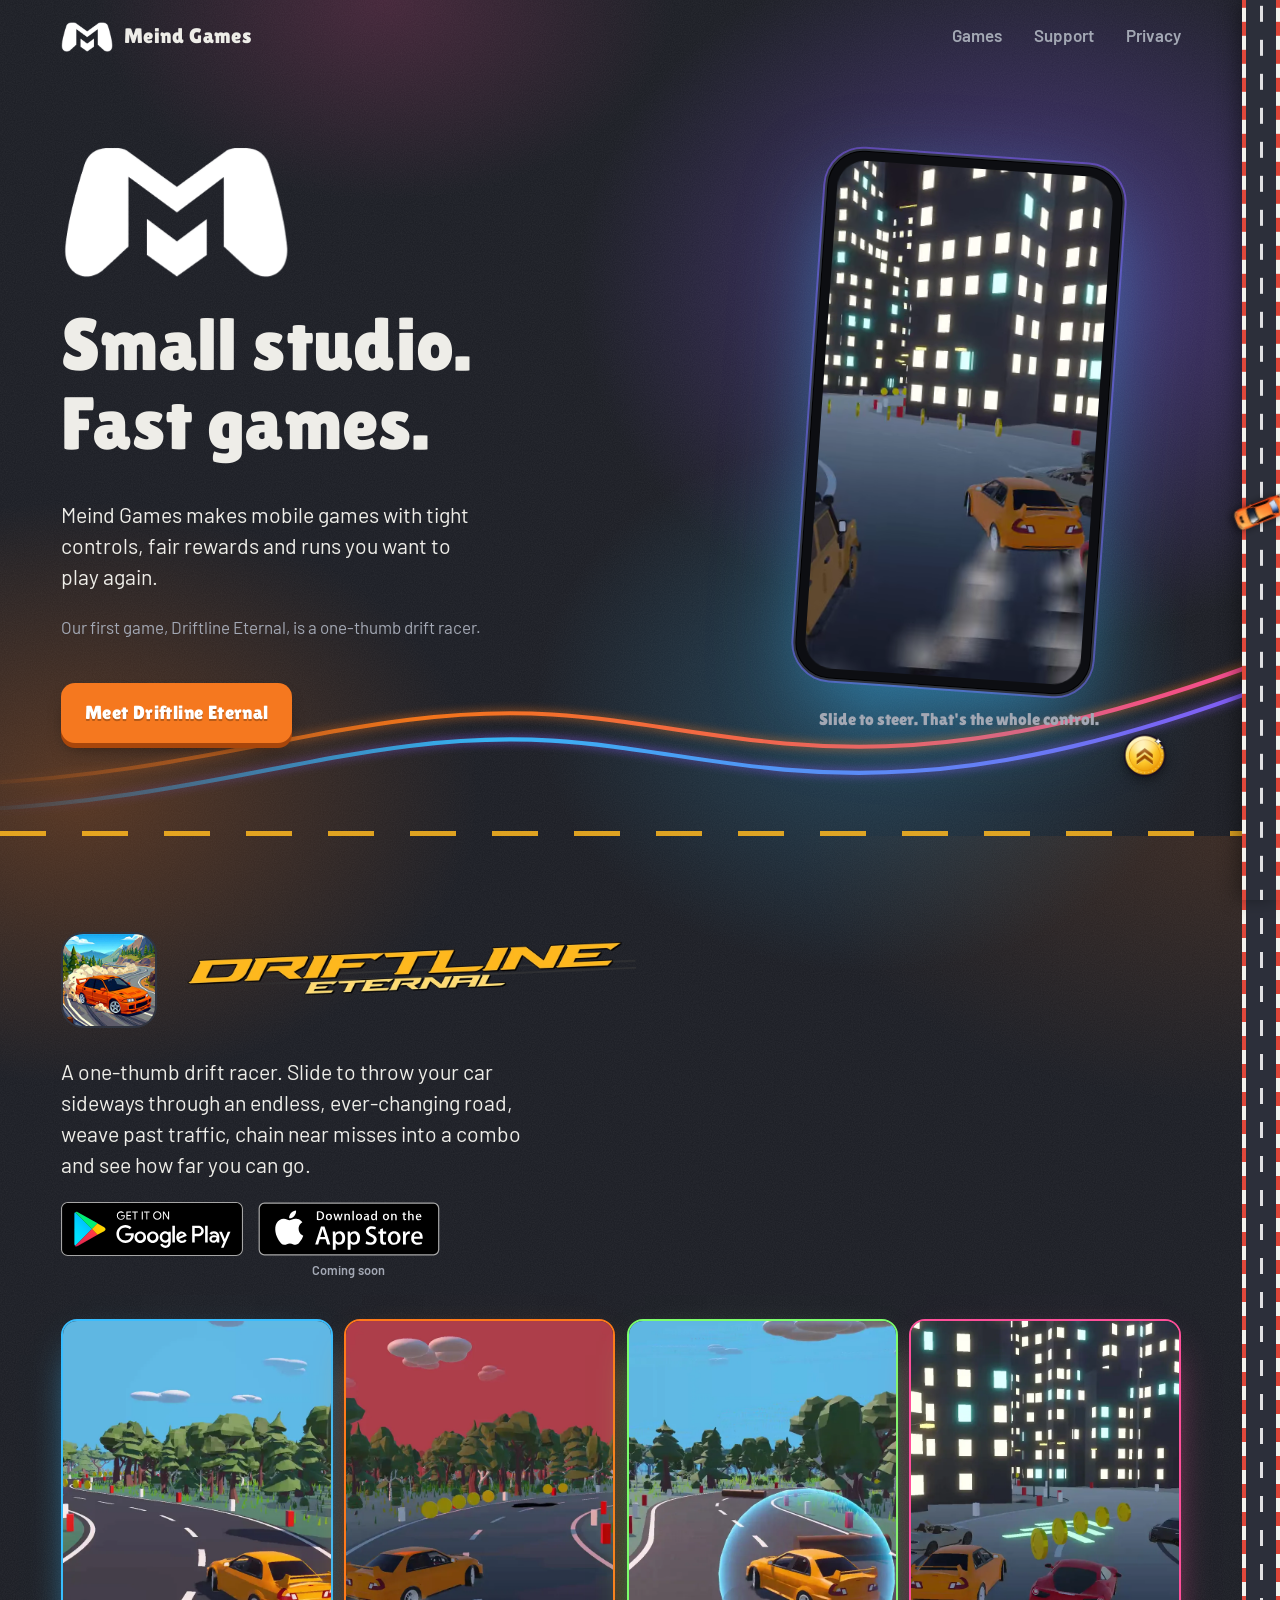
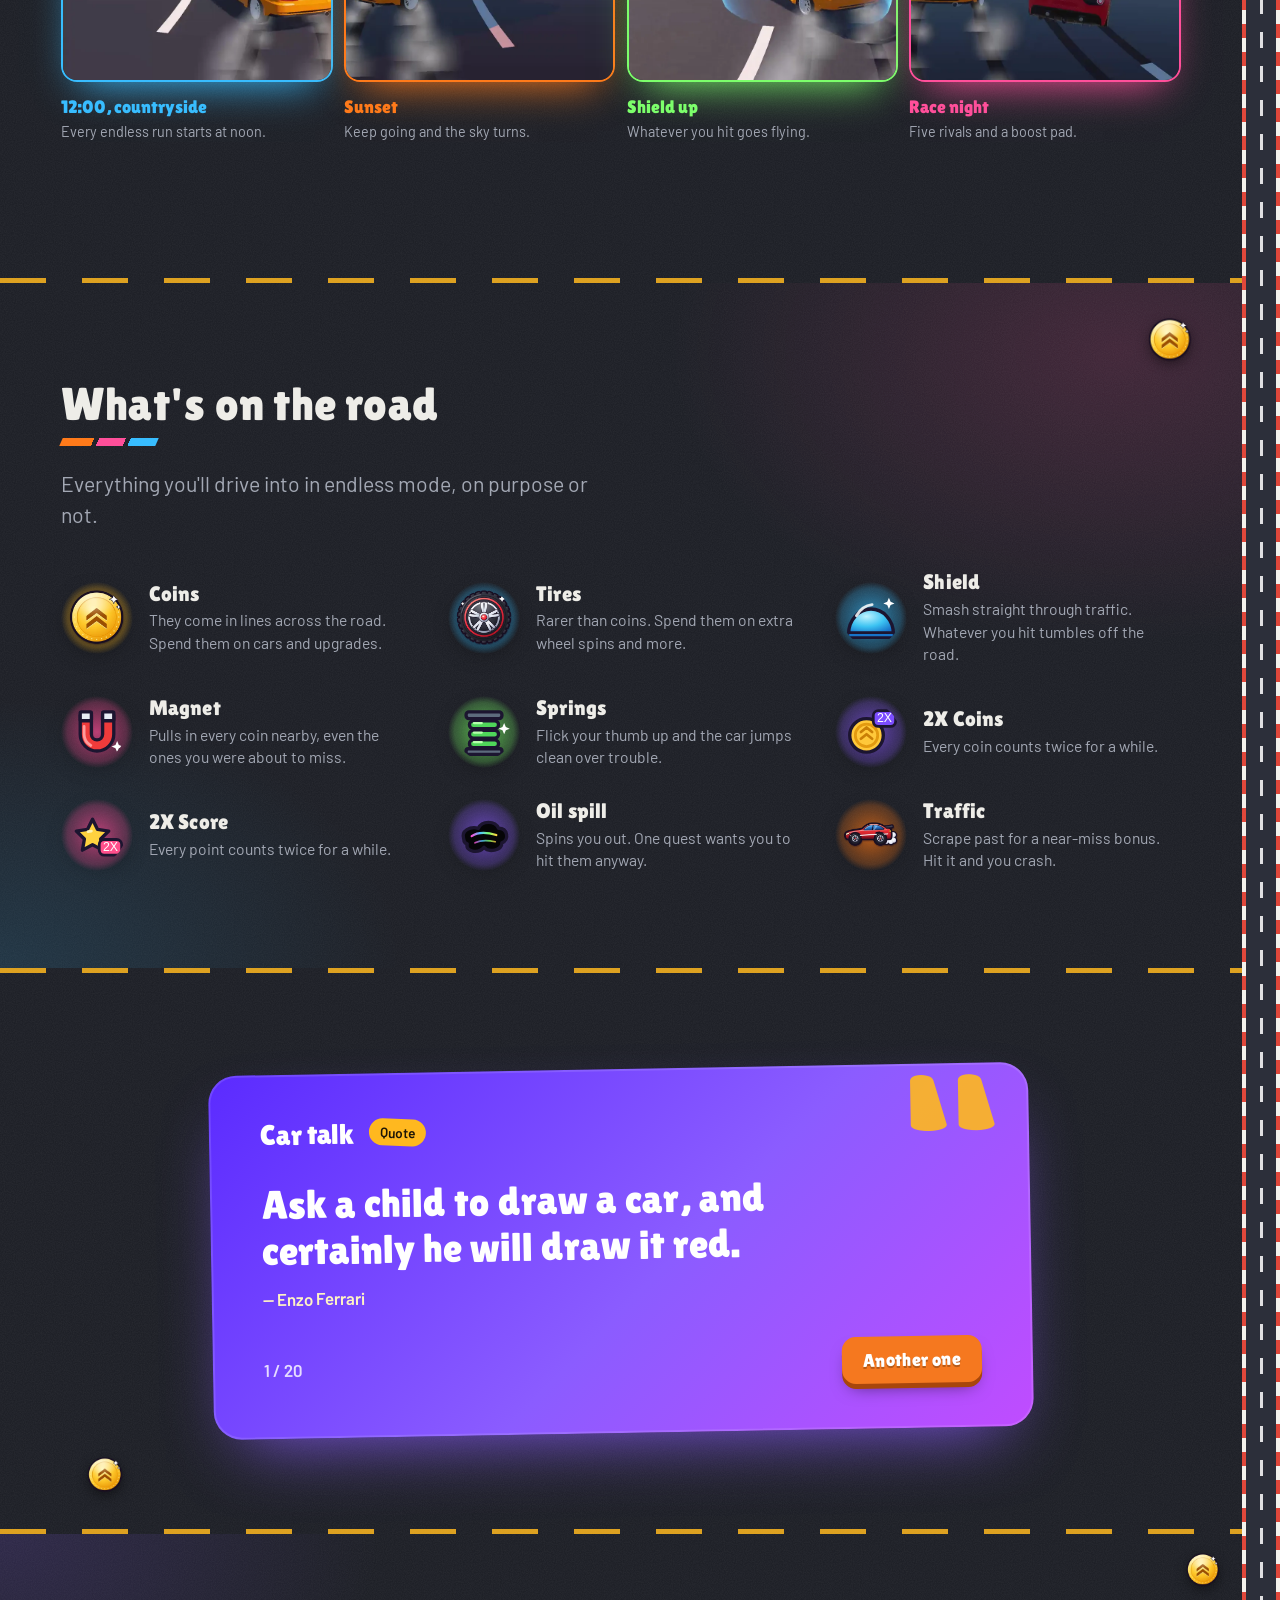
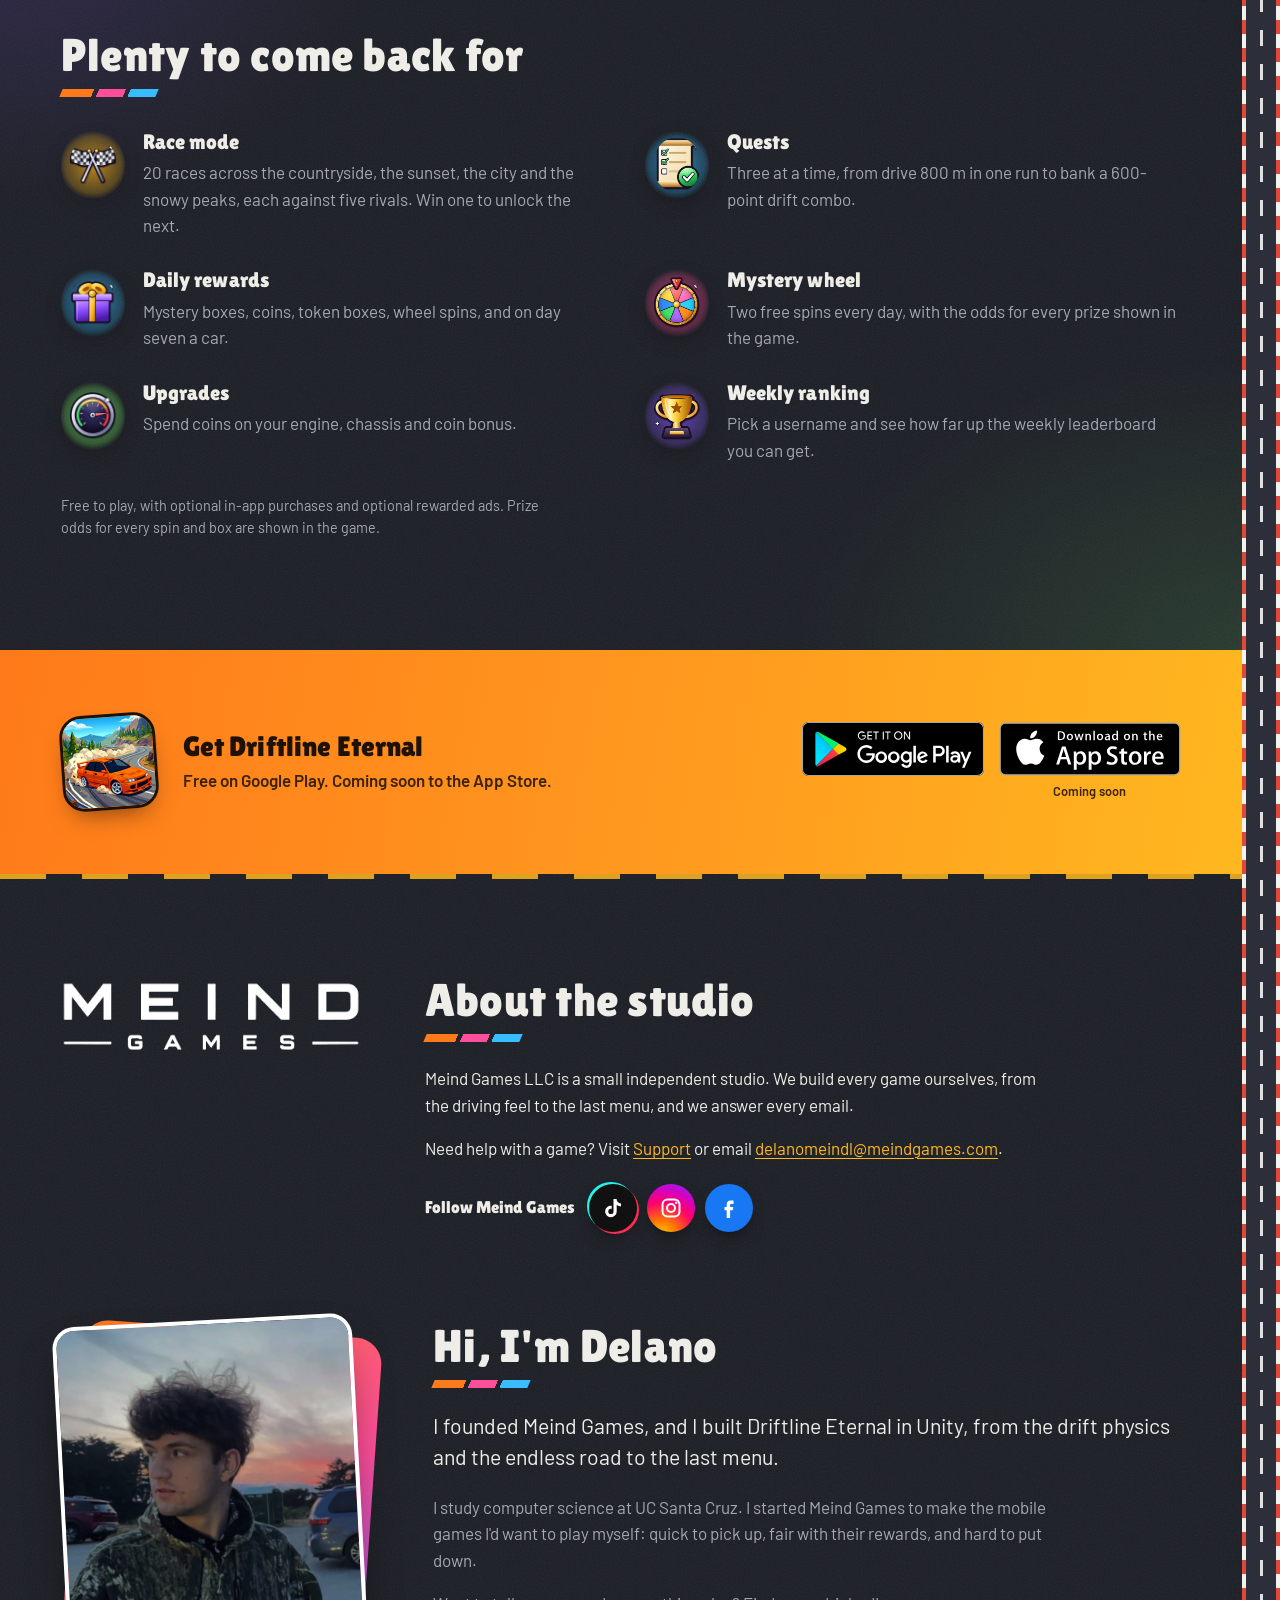
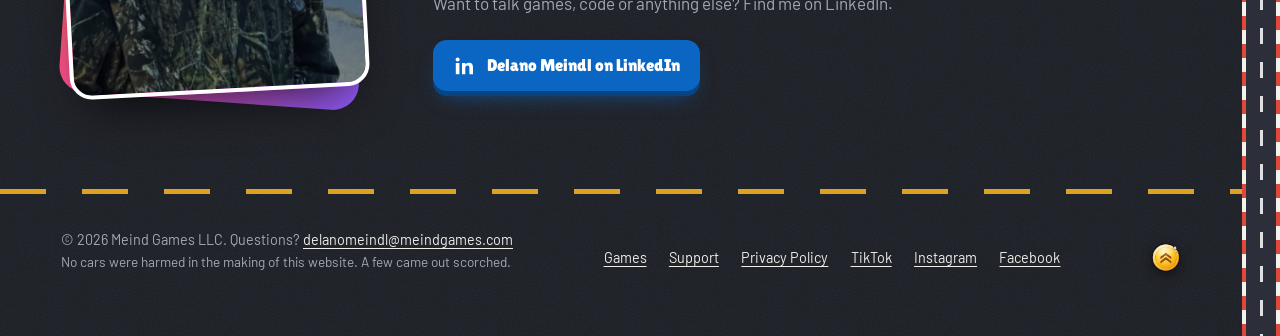
<file: index.html>
<!doctype html>
<html lang="en">
<head>
<meta charset="utf-8">
<meta name="viewport" content="width=device-width, initial-scale=1, viewport-fit=cover">
<title>Meind Games</title>
<meta name="description" content="Meind Games is a small independent studio making fast, polished mobile games. Our first game, Driftline Eternal, is a one-thumb drift racer.">
<link rel="canonical" href="https://www.meindgames.com">
<meta name="theme-color" content="#1b1d24">
<meta property="og:title" content="Meind Games">
<meta property="og:description" content="Meind Games is a small independent studio making fast, polished mobile games. Our first game, Driftline Eternal, is a one-thumb drift racer.">
<meta property="og:image" content="https://www.meindgames.com/media/og.jpg">
<meta property="og:url" content="https://www.meindgames.com">
<meta name="twitter:card" content="summary_large_image">
<link rel="icon" href="/favicon-32.png" sizes="32x32">
<link rel="apple-touch-icon" href="/apple-touch-icon.png">
<link rel="preload" href="/fonts/LilitaOne-Regular.woff2" as="font" type="font/woff2" crossorigin>
<link rel="stylesheet" href="/css/site.css">
<script>document.documentElement.classList.add("js")</script>
<script type="application/ld+json">
{
  "@context": "https://schema.org",
  "@graph": [
    {
      "@type": "Organization",
      "@id": "https://www.meindgames.com/#org",
      "name": "Meind Games",
      "legalName": "Meind Games LLC",
      "url": "https://www.meindgames.com",
      "logo": "https://www.meindgames.com/apple-touch-icon.png",
      "founder": {
        "@type": "Person",
        "name": "Delano Meindl",
        "sameAs": ["https://www.linkedin.com/in/delano-meindl-794580216"]
      },
      "sameAs": [
        "https://www.tiktok.com/@meindgames",
        "https://www.instagram.com/meindgames",
        "https://www.facebook.com/profile.php?id=61596355317557"
      ]
    },
    {
      "@type": "WebSite",
      "@id": "https://www.meindgames.com/#site",
      "name": "Meind Games",
      "url": "https://www.meindgames.com",
      "publisher": { "@id": "https://www.meindgames.com/#org" }
    }
  ]
}
</script>
</head>
<body>
<a class="skip" href="#main">Skip to content</a>
<header class="site-head">
  <div class="wrap">
    <a class="brand" href="/"><img src="/media/mark.webp" alt="" width="52" height="30"><span>Meind Games</span></a>
    <nav class="site-nav" aria-label="Main"><a href="/games">Games</a><a href="/support">Support</a><a href="/privacy-policy">Privacy</a></nav>
  </div>
</header>
<main id="main">
<section class="hero" aria-labelledby="hero-title">
  <svg class="skid" viewBox="0 0 1440 600" preserveAspectRatio="none" aria-hidden="true">
    <defs>
      <linearGradient id="trail" x1="0" x2="1"><stop offset="0" stop-color="#ff7a1a" stop-opacity="0"/><stop offset=".35" stop-color="#ff7a1a"/><stop offset="1" stop-color="#ff4f9a"/></linearGradient>
      <linearGradient id="trail2" x1="0" x2="1"><stop offset="0" stop-color="#38bdff" stop-opacity="0"/><stop offset=".4" stop-color="#38bdff"/><stop offset="1" stop-color="#8b5cff"/></linearGradient>
    </defs>
    <path d="M-40 520 C 260 500, 420 380, 640 400 S 1020 560, 1480 300"/>
    <path d="M-40 565 C 260 545, 420 425, 640 445 S 1020 605, 1480 345"/>
  </svg>
  <canvas id="sparks" aria-hidden="true"></canvas>
  <button type="button" class="secret-coin c1" data-coin="1" aria-label="A hidden coin"><img src="/media/token_coin.webp" alt="" width="44" height="44"></button>
  <div class="wrap">
    <div>
      <button type="button" class="slam" aria-label="Slam the logo again"><img class="hero-mark" src="/media/mark.webp" alt="" width="615" height="358"></button>
      <h1 id="hero-title">Small studio.<br>Fast games.</h1>
      <p class="lede">Meind Games makes mobile games with tight controls, fair rewards and runs you want to play again.</p>
      <p>Our first game, Driftline Eternal, is a one-thumb drift racer.</p>
      <a class="arcade hero-cta" href="#driftline">Meet Driftline Eternal</a>
    </div>
    <div class="showreel"><div class="phone"><video data-loop autoplay muted loop playsinline preload="metadata" poster="/media/clip-race-poster.jpg" aria-label="Driftline Eternal race mode: drifting side by side with a red rival through the city at night"><source src="/media/clip-race.webm" type="video/webm"><source src="/media/clip-race.mp4" type="video/mp4"></video></div><p class="reel-note">Slide to steer. That's the whole control.</p></div>
  </div>
</section>
<hr class="lane">
<section class="game" id="driftline" aria-labelledby="game-title">
  <div class="wrap">
    <div class="game-head">
      <img class="icon" src="/media/driftline-icon.jpg" alt="" width="96" height="96">
      <h2 id="game-title"><img class="logo" src="/media/driftline-logo.webp" alt="Driftline Eternal" width="1200" height="140"></h2>
    </div>
    <p class="about">A one-thumb drift racer. Slide to throw your car sideways through an endless, ever-changing road, weave past traffic, chain near misses into a combo and see how far you can go.</p>
    <div class="stores"><a class="store" href="https://play.google.com/store/apps/details?id=com.driftlineeternal.game"><img src="/media/badge-google-play.svg" alt="Get it on Google Play" width="182" height="54"></a><span class="store soon" aria-disabled="true"><img src="/media/badge-app-store.svg" alt="App Store" width="182" height="54"><small>Coming soon</small></span></div>
    <ul class="drive" aria-label="Driftline Eternal screenshots">
  <li><img src="/media/shot-drift-day.webp" alt="The orange Tensai Sprint drifting through a countryside bend at midday" loading="lazy" width="720" height="1280"><b>12:00, countryside</b><span>Every endless run starts at noon.</span></li>
  <li><img src="/media/shot-sunset2.webp" alt="Drifting past a line of coins under a red sunset sky" loading="lazy" width="720" height="1280"><b>Sunset</b><span>Keep going and the sky turns.</span></li>
  <li><img src="/media/shot-shield.webp" alt="The car drifting inside a glowing blue shield" loading="lazy" width="720" height="1280"><b>Shield up</b><span>Whatever you hit goes flying.</span></li>
  <li><img src="/media/shot-race-boost.webp" alt="Drifting next to a red rival car over a green boost pad at night" loading="lazy" width="720" height="1280"><b>Race night</b><span>Five rivals and a boost pad.</span></li>
</ul>
  </div>
</section>
<hr class="lane">
<section class="road" aria-labelledby="road-title">
  <button type="button" class="secret-coin c2" data-coin="2" aria-label="A hidden coin"><img src="/media/token_coin.webp" alt="" width="44" height="44"></button>
  <div class="wrap">
    <h2 id="road-title">What's on the road</h2>
    <p class="intro">Everything you'll drive into in endless mode, on purpose or not.</p>
    <ul class="legend">
      <li><img src="/media/token_coin.webp" alt="" width="72" height="72" loading="lazy"><div><h3>Coins</h3><p>They come in lines across the road. Spend them on cars and upgrades.</p></div></li><li><img src="/media/wheel_tires.webp" alt="" width="72" height="72" loading="lazy"><div><h3>Tires</h3><p>Rarer than coins. Spend them on extra wheel spins and more.</p></div></li><li><img src="/media/shield.svg" alt="" width="72" height="72" loading="lazy"><div><h3>Shield</h3><p>Smash straight through traffic. Whatever you hit tumbles off the road.</p></div></li><li><img src="/media/magnet.svg" alt="" width="72" height="72" loading="lazy"><div><h3>Magnet</h3><p>Pulls in every coin nearby, even the ones you were about to miss.</p></div></li><li><img src="/media/springs.svg" alt="" width="72" height="72" loading="lazy"><div><h3>Springs</h3><p>Flick your thumb up and the car jumps clean over trouble.</p></div></li><li><img src="/media/double-coins.svg" alt="" width="72" height="72" loading="lazy"><div><h3>2X Coins</h3><p>Every coin counts twice for a while.</p></div></li><li><img src="/media/double-score.svg" alt="" width="72" height="72" loading="lazy"><div><h3>2X Score</h3><p>Every point counts twice for a while.</p></div></li><li><img src="/media/oil.svg" alt="" width="72" height="72" loading="lazy"><div><h3>Oil spill</h3><p>Spins you out. One quest wants you to hit them anyway.</p></div></li><li><img src="/media/wheel_car.webp" alt="" width="72" height="72" loading="lazy"><div><h3>Traffic</h3><p>Scrape past for a near-miss bonus. Hit it and you crash.</p></div></li>
    </ul>
  </div>
</section>
<hr class="lane">
<section class="tips" aria-labelledby="tips-title">
  <button type="button" class="secret-coin c4" data-coin="4" aria-label="A hidden coin"><img src="/media/token_coin.webp" alt="" width="44" height="44"></button>
  <div class="wrap">
    <div class="tip-card" data-tips>
      <script type="application/json" data-talk>["<blockquote class=\"talk-quote\"><p>Ask a child to draw a car, and certainly he will draw it red.</p><footer>Enzo Ferrari</footer></blockquote>", "<p class=\"talk-fact\">The first speeding ticket was handed out in England in 1896. Walter Arnold was doing 8 mph in a 2 mph zone.</p>", "<blockquote class=\"talk-quote\"><p>I live my life a quarter mile at a time.</p><footer>Dominic Toretto, The Fast and the Furious</footer></blockquote>", "<p class=\"talk-fact\">Drifting started on Japan&#x27;s mountain roads. Keiichi Tsuchiya, the Drift King, made it famous in the 1970s and &#x27;80s.</p>", "<blockquote class=\"talk-quote\"><p>Straight roads are for fast cars, turns are for fast drivers.</p><footer>Colin McRae</footer></blockquote>", "<p class=\"talk-fact\">Lamborghini built tractors before it built supercars.</p>", "<blockquote class=\"talk-quote\"><p>Roads? Where we&#x27;re going, we don&#x27;t need roads.</p><footer>Doc Brown, Back to the Future</footer></blockquote>", "<p class=\"talk-fact\">The world&#x27;s first traffic light went up in London in 1868. About a month later, it exploded.</p>", "<blockquote class=\"talk-quote\"><p>If everything seems under control, you&#x27;re just not going fast enough.</p><footer>Mario Andretti</footer></blockquote>", "<p class=\"talk-fact\">A Formula 1 car makes so much downforce that, in theory, it could drive upside down on a tunnel ceiling.</p>", "<blockquote class=\"talk-quote\"><p>If you ain&#x27;t first, you&#x27;re last.</p><footer>Ricky Bobby, Talladega Nights</footer></blockquote>", "<p class=\"talk-fact\">Windshield wipers were invented by Mary Anderson in 1903, after she watched a streetcar driver struggle with a snowy windshield.</p>", "<blockquote class=\"talk-quote\"><p>Aerodynamics are for people who can&#x27;t build engines.</p><footer>Enzo Ferrari</footer></blockquote>", "<p class=\"talk-fact\">Volvo invented the three-point seatbelt in 1959, then opened up the patent so every carmaker could use it.</p>", "<blockquote class=\"talk-quote\"><p>I am speed.</p><footer>Lightning McQueen, Cars</footer></blockquote>", "<p class=\"talk-fact\">The Toyota Corolla is the best-selling car of all time, with more than 50 million sold.</p>", "<blockquote class=\"talk-quote\"><p>Speed has never killed anyone. Suddenly becoming stationary, that&#x27;s what gets you.</p><footer>Jeremy Clarkson</footer></blockquote>", "<p class=\"talk-fact\">The Benz Patent-Motorwagen of 1886 is widely called the first real car. It had three wheels.</p>", "<blockquote class=\"talk-quote\"><p>I feel the need... the need for speed!</p><footer>Maverick and Goose, Top Gun</footer></blockquote>", "<p class=\"talk-fact\">In 2010 a traffic jam outside Beijing stretched about 100 km and lasted more than ten days.</p>"]</script>
      <div class="tip-top">
        <h2 id="tips-title">Car talk</h2>
        <span class="tip-kind" data-tip-kind>Quote</span>
      </div>
      <div class="tip-body" data-tip aria-live="polite"><blockquote class="talk-quote"><p>Ask a child to draw a car, and certainly he will draw it red.</p><footer>Enzo Ferrari</footer></blockquote></div>
      <div class="tip-foot">
        <span class="tip-count" data-tip-count>1 / 20</span>
        <button type="button" class="arcade" data-tip-next>Another one</button>
      </div>
    </div>
  </div>
</section>
<hr class="lane">
<section class="more" aria-labelledby="more-title">
  <button type="button" class="secret-coin c3" data-coin="3" aria-label="A hidden coin"><img src="/media/token_coin.webp" alt="" width="44" height="44"></button>
  <div class="wrap">
    <h2 id="more-title">Plenty to come back for</h2>
    <ul class="features">
      <li><img src="/media/icon_race_flags.webp" alt="" width="64" height="64" loading="lazy"><div><h3>Race mode</h3><p>20 races across the countryside, the sunset, the city and the snowy peaks, each against five rivals. Win one to unlock the next.</p></div></li><li><img src="/media/icon_menu_quests.webp" alt="" width="64" height="64" loading="lazy"><div><h3>Quests</h3><p>Three at a time, from drive 800 m in one run to bank a 600-point drift combo.</p></div></li><li><img src="/media/icon_menu_login.webp" alt="" width="64" height="64" loading="lazy"><div><h3>Daily rewards</h3><p>Mystery boxes, coins, token boxes, wheel spins, and on day seven a car.</p></div></li><li><img src="/media/icon_menu_spin.webp" alt="" width="64" height="64" loading="lazy"><div><h3>Mystery wheel</h3><p>Two free spins every day, with the odds for every prize shown in the game.</p></div></li><li><img src="/media/icon_engine.webp" alt="" width="64" height="64" loading="lazy"><div><h3>Upgrades</h3><p>Spend coins on your engine, chassis and coin bonus.</p></div></li><li><img src="/media/icon_trophy.webp" alt="" width="64" height="64" loading="lazy"><div><h3>Weekly ranking</h3><p>Pick a username and see how far up the weekly leaderboard you can get.</p></div></li>
    </ul>
    <p class="fine">Free to play, with optional in-app purchases and optional rewarded ads. Prize odds for every spin and box are shown in the game.</p>
  </div>
</section>
<section class="get" aria-labelledby="get-title">
  <div class="wrap">
    <img class="icon" src="/media/driftline-icon.jpg" alt="" width="96" height="96" loading="lazy">
    <div>
      <h2 id="get-title">Get Driftline Eternal</h2>
      <p>Free on Google Play. Coming soon to the App Store.</p>
    </div>
    <div class="stores"><a class="store" href="https://play.google.com/store/apps/details?id=com.driftlineeternal.game"><img src="/media/badge-google-play.svg" alt="Get it on Google Play" width="182" height="54"></a><span class="store soon" aria-disabled="true"><img src="/media/badge-app-store.svg" alt="App Store" width="182" height="54"><small>Coming soon</small></span></div>
  </div>
</section>
<hr class="lane">
<section class="studio" aria-labelledby="studio-title">
  <div class="wrap">
    <div class="studio-intro">
      <img class="wordmark" src="/media/wordmark.webp" alt="" width="727" height="172">
      <div>
        <h2 id="studio-title">About the studio</h2>
        <p>Meind Games LLC is a small independent studio. We build every game ourselves, from the driving feel to the last menu, and we answer every email.</p>
        <p>Need help with a game? Visit <a href="/support">Support</a> or email <a data-u="delanomeindl" data-d="meindgames.com">delanomeindl (at) meindgames.com</a>.</p>
        <div class="socials"><span>Follow Meind Games</span><a class="social tiktok" href="https://www.tiktok.com/@meindgames" target="_blank" rel="noopener" aria-label="Meind Games on TikTok"><svg viewBox="0 0 24 24" aria-hidden="true"><path d="M16.6 5.8a4.3 4.3 0 0 1-1-2.8h-3.1v12.4a2.6 2.6 0 1 1-2.6-2.6c.3 0 .5 0 .8.1V9.7a5.8 5.8 0 1 0 5 5.7V9.1a7.4 7.4 0 0 0 4.3 1.4V7.4a4.3 4.3 0 0 1-3.4-1.6z"/></svg></a><a class="social instagram" href="https://www.instagram.com/meindgames" target="_blank" rel="noopener" aria-label="Meind Games on Instagram"><svg viewBox="0 0 24 24" aria-hidden="true"><rect x="3.5" y="3.5" width="17" height="17" rx="5" fill="none" stroke="currentColor" stroke-width="2"/><circle cx="12" cy="12" r="4" fill="none" stroke="currentColor" stroke-width="2"/><circle cx="17.2" cy="6.8" r="1.3"/></svg></a><a class="social facebook" href="https://www.facebook.com/profile.php?id=61596355317557" target="_blank" rel="noopener" aria-label="Meind Games on Facebook"><svg viewBox="0 0 24 24" aria-hidden="true"><path d="M14 8h2.5V4.6h-2.8C10.7 4.6 9.7 6.5 9.7 8.8V11H7.5v3.3h2.2V22h3.4v-7.7h2.7l.5-3.3h-3.2V9.3c0-.8.3-1.3.9-1.3z"/></svg></a></div>
      </div>
    </div>
    <div class="founder" aria-labelledby="founder-title">
      <figure class="founder-photo"><img src="/media/delano.webp" alt="Delano Meindl, founder of Meind Games, outdoors at sunset" width="1200" height="1500" loading="lazy"></figure>
      <div class="founder-text">
        <h2 id="founder-title">Hi, I'm Delano</h2>
        <p class="lede">I founded Meind Games, and I built Driftline Eternal in Unity, from the drift physics and the endless road to the last menu.</p>
        <p>I study computer science at UC Santa Cruz. I started Meind Games to make the mobile games I'd want to play myself: quick to pick up, fair with their rewards, and hard to put down.</p>
        <p>Want to talk games, code or anything else? Find me on LinkedIn.</p>
        <a class="social-btn linkedin" href="https://www.linkedin.com/in/delano-meindl-794580216" target="_blank" rel="noopener"><svg viewBox="0 0 24 24" aria-hidden="true"><circle cx="5.6" cy="5.6" r="2"/><rect x="3.8" y="9" width="3.6" height="11.2"/><path d="M10 9h3.4v1.6c.5-.9 1.7-1.9 3.6-1.9 3.4 0 4 2.2 4 5.1v6.4h-3.6v-5.7c0-1.4 0-3.1-1.9-3.1s-2.2 1.5-2.2 3v5.8H10z"/></svg><span>Delano Meindl on LinkedIn</span></a>
      </div>
    </div>
  </div>
</section>
</main>
<hr class="lane">
<footer class="site-foot">
  <div class="wrap">
    <p>&copy; 2026 Meind Games LLC. Questions? <a data-u="delanomeindl" data-d="meindgames.com">delanomeindl (at) meindgames.com</a><br><span class="joke">No cars were harmed in the making of this website. A few came out scorched.</span></p>
    <nav aria-label="Footer"><a href="/games">Games</a><a href="/support">Support</a><a href="/privacy-policy">Privacy Policy</a><a href="https://www.tiktok.com/@meindgames" target="_blank" rel="noopener">TikTok</a><a href="https://www.instagram.com/meindgames" target="_blank" rel="noopener">Instagram</a><a href="https://www.facebook.com/profile.php?id=61596355317557" target="_blank" rel="noopener">Facebook</a></nav>
    <button type="button" class="secret-coin c5" data-coin="5" aria-label="A hidden coin"><img src="/media/token_coin.webp" alt="" width="44" height="44"></button>
  </div>
</footer>
<div class="meter" data-meter aria-hidden="true"><img src="/media/tensai-top.webp" alt="" width="96" height="217"></div>
<div class="coin-count" data-coin-count hidden aria-live="polite"><img src="/media/token_coin.webp" alt="" width="28" height="28"><span data-coin-text></span></div>
<script src="/js/site.js" defer></script>
</body>
</html>
</file>
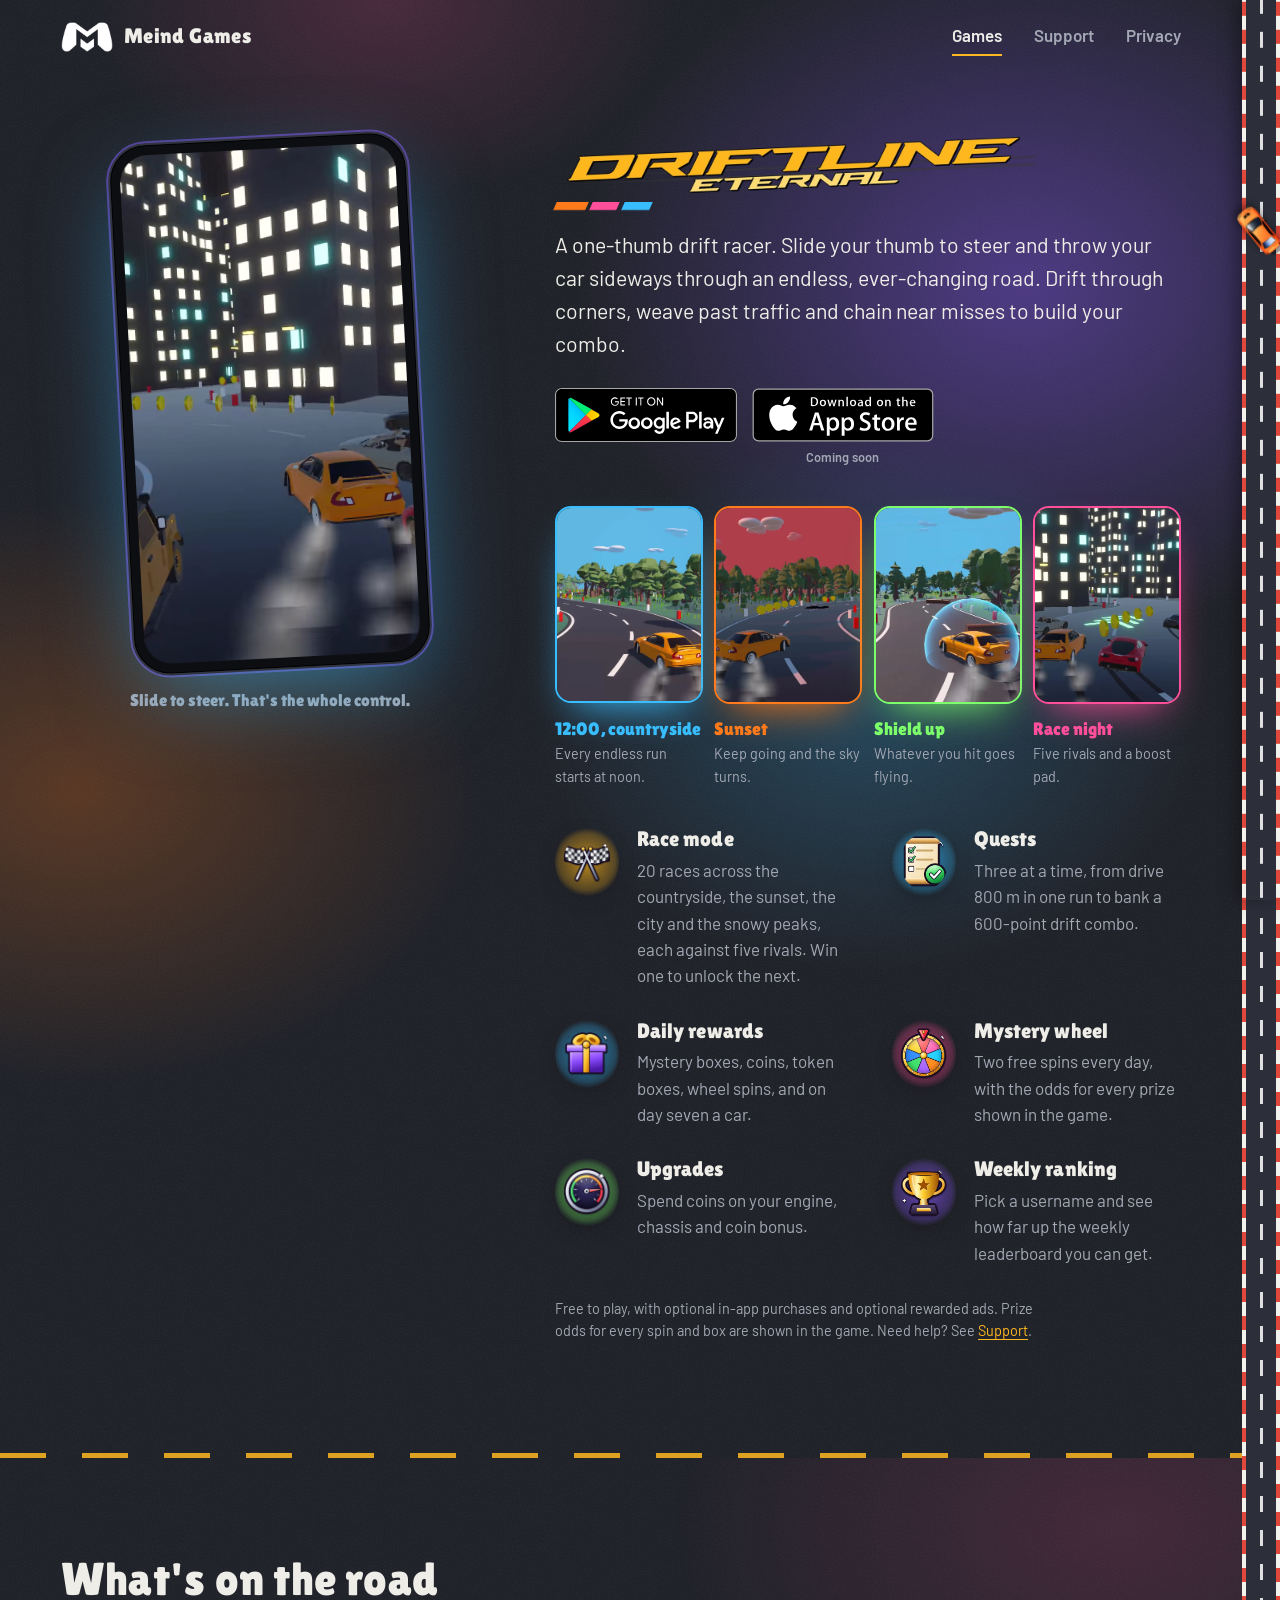
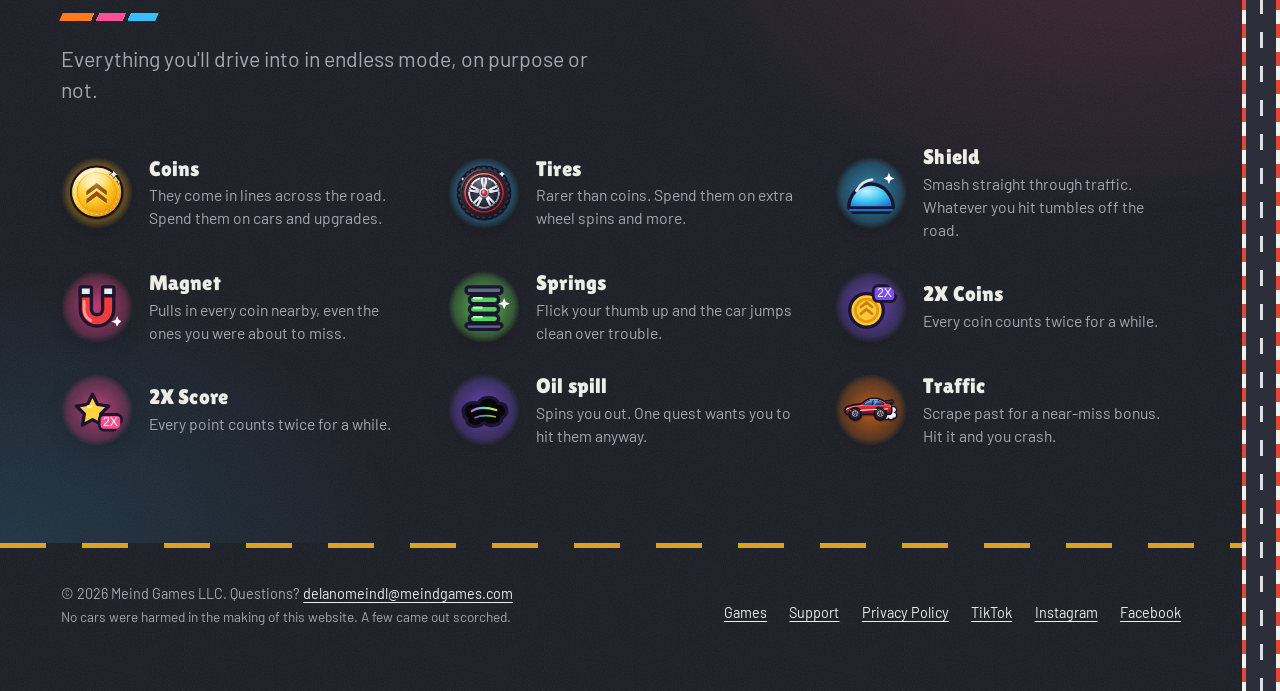
<file: games.html>
<!doctype html>
<html lang="en">
<head>
<meta charset="utf-8">
<meta name="viewport" content="width=device-width, initial-scale=1, viewport-fit=cover">
<title>Games | Meind Games</title>
<meta name="description" content="Driftline Eternal: a one-thumb drift racer with an endless mode, 20 races and 23 cars, out on Google Play and coming soon to the App Store.">
<link rel="canonical" href="https://www.meindgames.com/games">
<meta name="theme-color" content="#1b1d24">
<meta property="og:title" content="Games | Meind Games">
<meta property="og:description" content="Driftline Eternal: a one-thumb drift racer with an endless mode, 20 races and 23 cars, out on Google Play and coming soon to the App Store.">
<meta property="og:image" content="https://www.meindgames.com/media/og.jpg">
<meta property="og:url" content="https://www.meindgames.com/games">
<meta name="twitter:card" content="summary_large_image">
<link rel="icon" href="/favicon-32.png" sizes="32x32">
<link rel="apple-touch-icon" href="/apple-touch-icon.png">
<link rel="preload" href="/fonts/LilitaOne-Regular.woff2" as="font" type="font/woff2" crossorigin>
<link rel="stylesheet" href="/css/site.css">
<script>document.documentElement.classList.add("js")</script>
<script type="application/ld+json">
{
  "@context": "https://schema.org",
  "@type": "MobileApplication",
  "@id": "https://www.meindgames.com/games#driftline-eternal",
  "name": "Driftline Eternal",
  "description": "A one-thumb drift racer. Slide your thumb to steer and throw your car sideways through an endless, ever-changing road, with 20 races, quests, daily rewards and a weekly leaderboard.",
  "url": "https://www.meindgames.com/games",
  "applicationCategory": "GameApplication",
  "applicationSubCategory": "Racing",
  "operatingSystem": "Android",
  "installUrl": "https://play.google.com/store/apps/details?id=com.driftlineeternal.game",
  "sameAs": ["https://play.google.com/store/apps/details?id=com.driftlineeternal.game"],
  "image": "https://www.meindgames.com/media/driftline-icon.jpg",
  "screenshot": [
    "https://www.meindgames.com/media/shot-drift-day.webp",
    "https://www.meindgames.com/media/shot-sunset2.webp",
    "https://www.meindgames.com/media/shot-shield.webp",
    "https://www.meindgames.com/media/shot-race-boost.webp"
  ],
  "offers": { "@type": "Offer", "price": "0", "priceCurrency": "USD" },
  "publisher": {
    "@type": "Organization",
    "@id": "https://www.meindgames.com/#org",
    "name": "Meind Games",
    "url": "https://www.meindgames.com"
  }
}
</script>
</head>
<body>
<a class="skip" href="#main">Skip to content</a>
<header class="site-head">
  <div class="wrap">
    <a class="brand" href="/"><img src="/media/mark.webp" alt="" width="52" height="30"><span>Meind Games</span></a>
    <nav class="site-nav" aria-label="Main"><a href="/games" aria-current="page">Games</a><a href="/support">Support</a><a href="/privacy-policy">Privacy</a></nav>
  </div>
</header>
<main id="main">
<section class="page game-page" aria-labelledby="t">
  <div class="wrap">
    <div class="showreel"><div class="phone"><video data-loop autoplay muted loop playsinline preload="metadata" poster="/media/clip-race-poster.jpg" aria-label="Driftline Eternal race mode: drifting side by side with a red rival through the city at night"><source src="/media/clip-race.webm" type="video/webm"><source src="/media/clip-race.mp4" type="video/mp4"></video></div><p class="reel-note">Slide to steer. That's the whole control.</p></div>
    <div>
      <h1 id="t" class="logo-title"><img class="logo" src="/media/driftline-logo.webp" alt="Driftline Eternal" width="1200" height="140"></h1>
      <p class="about" style="font-size:var(--step-1)">A one-thumb drift racer. Slide your thumb to steer and throw your car sideways through an endless, ever-changing road. Drift through corners, weave past traffic and chain near misses to build your combo.</p>
      <div class="stores"><a class="store" href="https://play.google.com/store/apps/details?id=com.driftlineeternal.game"><img src="/media/badge-google-play.svg" alt="Get it on Google Play" width="182" height="54"></a><span class="store soon" aria-disabled="true"><img src="/media/badge-app-store.svg" alt="App Store" width="182" height="54"><small>Coming soon</small></span></div>
      <ul class="drive" aria-label="Driftline Eternal screenshots">
  <li><img src="/media/shot-drift-day.webp" alt="The orange Tensai Sprint drifting through a countryside bend at midday" loading="lazy" width="720" height="1280"><b>12:00, countryside</b><span>Every endless run starts at noon.</span></li>
  <li><img src="/media/shot-sunset2.webp" alt="Drifting past a line of coins under a red sunset sky" loading="lazy" width="720" height="1280"><b>Sunset</b><span>Keep going and the sky turns.</span></li>
  <li><img src="/media/shot-shield.webp" alt="The car drifting inside a glowing blue shield" loading="lazy" width="720" height="1280"><b>Shield up</b><span>Whatever you hit goes flying.</span></li>
  <li><img src="/media/shot-race-boost.webp" alt="Drifting next to a red rival car over a green boost pad at night" loading="lazy" width="720" height="1280"><b>Race night</b><span>Five rivals and a boost pad.</span></li>
</ul>
    <ul class="features">
      <li><img src="/media/icon_race_flags.webp" alt="" width="64" height="64" loading="lazy"><div><h3>Race mode</h3><p>20 races across the countryside, the sunset, the city and the snowy peaks, each against five rivals. Win one to unlock the next.</p></div></li><li><img src="/media/icon_menu_quests.webp" alt="" width="64" height="64" loading="lazy"><div><h3>Quests</h3><p>Three at a time, from drive 800 m in one run to bank a 600-point drift combo.</p></div></li><li><img src="/media/icon_menu_login.webp" alt="" width="64" height="64" loading="lazy"><div><h3>Daily rewards</h3><p>Mystery boxes, coins, token boxes, wheel spins, and on day seven a car.</p></div></li><li><img src="/media/icon_menu_spin.webp" alt="" width="64" height="64" loading="lazy"><div><h3>Mystery wheel</h3><p>Two free spins every day, with the odds for every prize shown in the game.</p></div></li><li><img src="/media/icon_engine.webp" alt="" width="64" height="64" loading="lazy"><div><h3>Upgrades</h3><p>Spend coins on your engine, chassis and coin bonus.</p></div></li><li><img src="/media/icon_trophy.webp" alt="" width="64" height="64" loading="lazy"><div><h3>Weekly ranking</h3><p>Pick a username and see how far up the weekly leaderboard you can get.</p></div></li>
    </ul>
      <p class="fine">Free to play, with optional in-app purchases and optional rewarded ads. Prize odds for every spin and box are shown in the game. Need help? See <a href="/support">Support</a>.</p>
    </div>
  </div>
</section>
<hr class="lane">
<section class="road" aria-labelledby="road-title">
  
  <div class="wrap">
    <h2 id="road-title">What's on the road</h2>
    <p class="intro">Everything you'll drive into in endless mode, on purpose or not.</p>
    <ul class="legend">
      <li><img src="/media/token_coin.webp" alt="" width="72" height="72" loading="lazy"><div><h3>Coins</h3><p>They come in lines across the road. Spend them on cars and upgrades.</p></div></li><li><img src="/media/wheel_tires.webp" alt="" width="72" height="72" loading="lazy"><div><h3>Tires</h3><p>Rarer than coins. Spend them on extra wheel spins and more.</p></div></li><li><img src="/media/shield.svg" alt="" width="72" height="72" loading="lazy"><div><h3>Shield</h3><p>Smash straight through traffic. Whatever you hit tumbles off the road.</p></div></li><li><img src="/media/magnet.svg" alt="" width="72" height="72" loading="lazy"><div><h3>Magnet</h3><p>Pulls in every coin nearby, even the ones you were about to miss.</p></div></li><li><img src="/media/springs.svg" alt="" width="72" height="72" loading="lazy"><div><h3>Springs</h3><p>Flick your thumb up and the car jumps clean over trouble.</p></div></li><li><img src="/media/double-coins.svg" alt="" width="72" height="72" loading="lazy"><div><h3>2X Coins</h3><p>Every coin counts twice for a while.</p></div></li><li><img src="/media/double-score.svg" alt="" width="72" height="72" loading="lazy"><div><h3>2X Score</h3><p>Every point counts twice for a while.</p></div></li><li><img src="/media/oil.svg" alt="" width="72" height="72" loading="lazy"><div><h3>Oil spill</h3><p>Spins you out. One quest wants you to hit them anyway.</p></div></li><li><img src="/media/wheel_car.webp" alt="" width="72" height="72" loading="lazy"><div><h3>Traffic</h3><p>Scrape past for a near-miss bonus. Hit it and you crash.</p></div></li>
    </ul>
  </div>
</section>
</main>
<hr class="lane">
<footer class="site-foot">
  <div class="wrap">
    <p>&copy; 2026 Meind Games LLC. Questions? <a data-u="delanomeindl" data-d="meindgames.com">delanomeindl (at) meindgames.com</a><br><span class="joke">No cars were harmed in the making of this website. A few came out scorched.</span></p>
    <nav aria-label="Footer"><a href="/games">Games</a><a href="/support">Support</a><a href="/privacy-policy">Privacy Policy</a><a href="https://www.tiktok.com/@meindgames" target="_blank" rel="noopener">TikTok</a><a href="https://www.instagram.com/meindgames" target="_blank" rel="noopener">Instagram</a><a href="https://www.facebook.com/profile.php?id=61596355317557" target="_blank" rel="noopener">Facebook</a></nav>
    
  </div>
</footer>
<div class="meter" data-meter aria-hidden="true"><img src="/media/tensai-top.webp" alt="" width="96" height="217"></div>
<div class="coin-count" data-coin-count hidden aria-live="polite"><img src="/media/token_coin.webp" alt="" width="28" height="28"><span data-coin-text></span></div>
<script src="/js/site.js" defer></script>
</body>
</html>
</file>
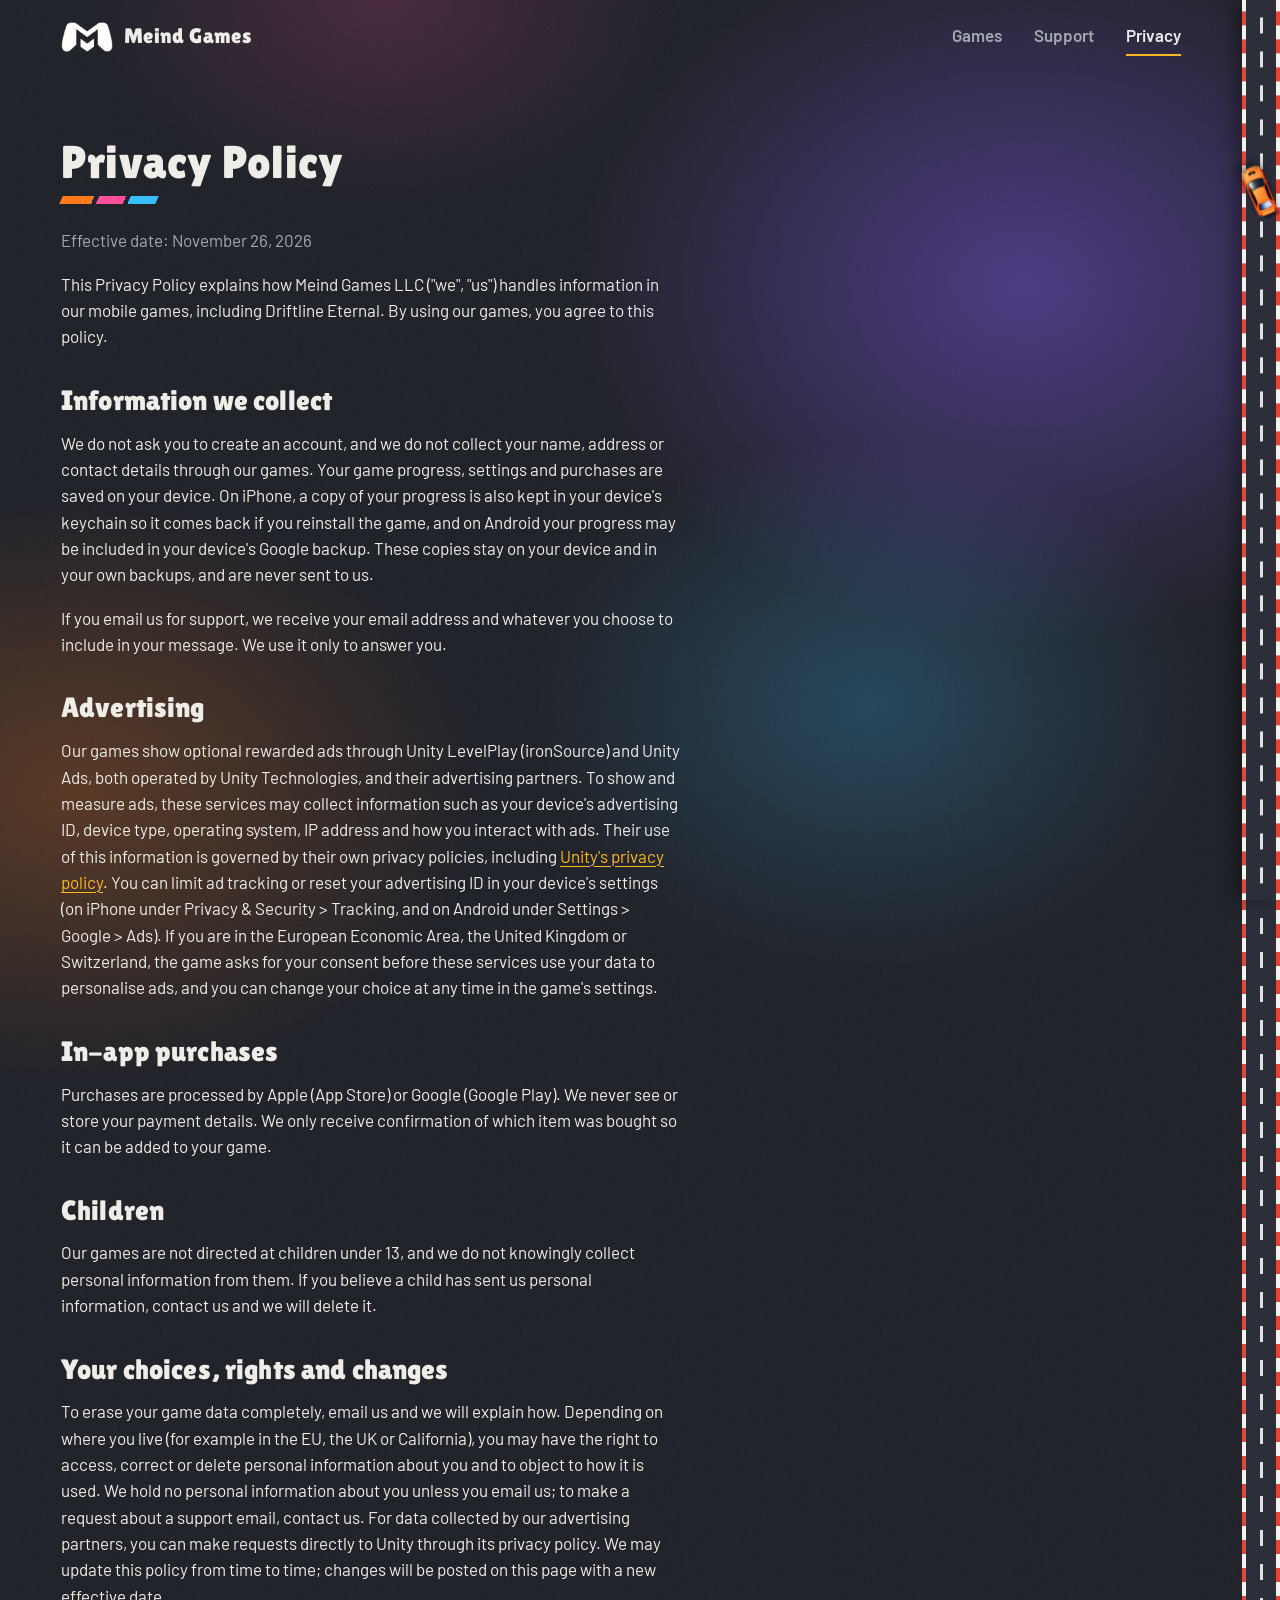
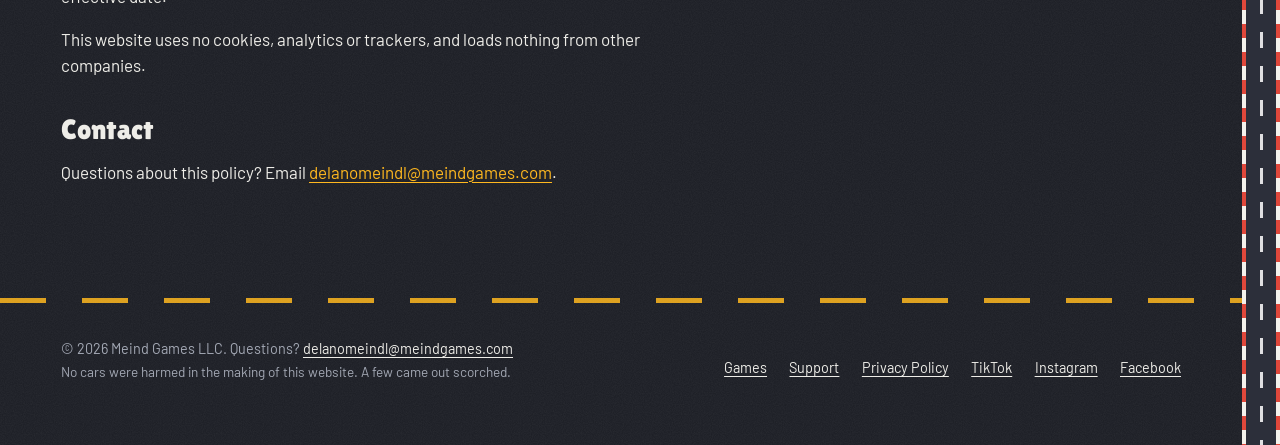
<file: privacy-policy.html>
<!doctype html>
<html lang="en">
<head>
<meta charset="utf-8">
<meta name="viewport" content="width=device-width, initial-scale=1, viewport-fit=cover">
<title>Privacy Policy | Meind Games</title>
<meta name="description" content="How Meind Games handles information in its mobile games, including Driftline Eternal.">
<link rel="canonical" href="https://www.meindgames.com/privacy-policy">
<meta name="theme-color" content="#1b1d24">
<meta property="og:title" content="Privacy Policy | Meind Games">
<meta property="og:description" content="How Meind Games handles information in its mobile games, including Driftline Eternal.">
<meta property="og:image" content="https://www.meindgames.com/media/og.jpg">
<meta property="og:url" content="https://www.meindgames.com/privacy-policy">
<meta name="twitter:card" content="summary_large_image">
<link rel="icon" href="/favicon-32.png" sizes="32x32">
<link rel="apple-touch-icon" href="/apple-touch-icon.png">
<link rel="preload" href="/fonts/LilitaOne-Regular.woff2" as="font" type="font/woff2" crossorigin>
<link rel="stylesheet" href="/css/site.css">
<script>document.documentElement.classList.add("js")</script>
</head>
<body>
<a class="skip" href="#main">Skip to content</a>
<header class="site-head">
  <div class="wrap">
    <a class="brand" href="/"><img src="/media/mark.webp" alt="" width="52" height="30"><span>Meind Games</span></a>
    <nav class="site-nav" aria-label="Main"><a href="/games">Games</a><a href="/support">Support</a><a href="/privacy-policy" aria-current="page">Privacy</a></nav>
  </div>
</header>
<main id="main">
<article class="page" aria-labelledby="t">
  <div class="wrap">
    <h1 id="t">Privacy Policy</h1>
    <p class="meta">Effective date: November 26, 2026</p>
    <p>This Privacy Policy explains how Meind Games LLC ("we", "us") handles information in our mobile games, including Driftline Eternal. By using our games, you agree to this policy.</p>
    <h2>Information we collect</h2>
    <p>We do not ask you to create an account, and we do not collect your name, address or contact details through our games. Your game progress, settings and purchases are saved on your device. On iPhone, a copy of your progress is also kept in your device's keychain so it comes back if you reinstall the game, and on Android your progress may be included in your device's Google backup. These copies stay on your device and in your own backups, and are never sent to us.</p>
    <p>If you email us for support, we receive your email address and whatever you choose to include in your message. We use it only to answer you.</p>
    <h2>Advertising</h2>
    <p>Our games show optional rewarded ads through Unity LevelPlay (ironSource) and Unity Ads, both operated by Unity Technologies, and their advertising partners. To show and measure ads, these services may collect information such as your device's advertising ID, device type, operating system, IP address and how you interact with ads. Their use of this information is governed by their own privacy policies, including <a href="https://unity.com/legal/privacy-policy">Unity's privacy policy</a>. You can limit ad tracking or reset your advertising ID in your device's settings (on iPhone under Privacy &amp; Security &gt; Tracking, and on Android under Settings &gt; Google &gt; Ads). If you are in the European Economic Area, the United Kingdom or Switzerland, the game asks for your consent before these services use your data to personalise ads, and you can change your choice at any time in the game's settings.</p>
    <h2>In-app purchases</h2>
    <p>Purchases are processed by Apple (App Store) or Google (Google Play). We never see or store your payment details. We only receive confirmation of which item was bought so it can be added to your game.</p>
    <h2>Children</h2>
    <p>Our games are not directed at children under 13, and we do not knowingly collect personal information from them. If you believe a child has sent us personal information, contact us and we will delete it.</p>
    <h2>Your choices, rights and changes</h2>
    <p>To erase your game data completely, email us and we will explain how. Depending on where you live (for example in the EU, the UK or California), you may have the right to access, correct or delete personal information about you and to object to how it is used. We hold no personal information about you unless you email us; to make a request about a support email, contact us. For data collected by our advertising partners, you can make requests directly to Unity through its privacy policy. We may update this policy from time to time; changes will be posted on this page with a new effective date.</p>
    <p>This website uses no cookies, analytics or trackers, and loads nothing from other companies.</p>
    <h2>Contact</h2>
    <p>Questions about this policy? Email <a data-u="delanomeindl" data-d="meindgames.com">delanomeindl (at) meindgames.com</a>.</p>
  </div>
</article>
</main>
<hr class="lane">
<footer class="site-foot">
  <div class="wrap">
    <p>&copy; 2026 Meind Games LLC. Questions? <a data-u="delanomeindl" data-d="meindgames.com">delanomeindl (at) meindgames.com</a><br><span class="joke">No cars were harmed in the making of this website. A few came out scorched.</span></p>
    <nav aria-label="Footer"><a href="/games">Games</a><a href="/support">Support</a><a href="/privacy-policy">Privacy Policy</a><a href="https://www.tiktok.com/@meindgames" target="_blank" rel="noopener">TikTok</a><a href="https://www.instagram.com/meindgames" target="_blank" rel="noopener">Instagram</a><a href="https://www.facebook.com/profile.php?id=61596355317557" target="_blank" rel="noopener">Facebook</a></nav>
    
  </div>
</footer>
<div class="meter" data-meter aria-hidden="true"><img src="/media/tensai-top.webp" alt="" width="96" height="217"></div>
<div class="coin-count" data-coin-count hidden aria-live="polite"><img src="/media/token_coin.webp" alt="" width="28" height="28"><span data-coin-text></span></div>
<script src="/js/site.js" defer></script>
</body>
</html>
</file>
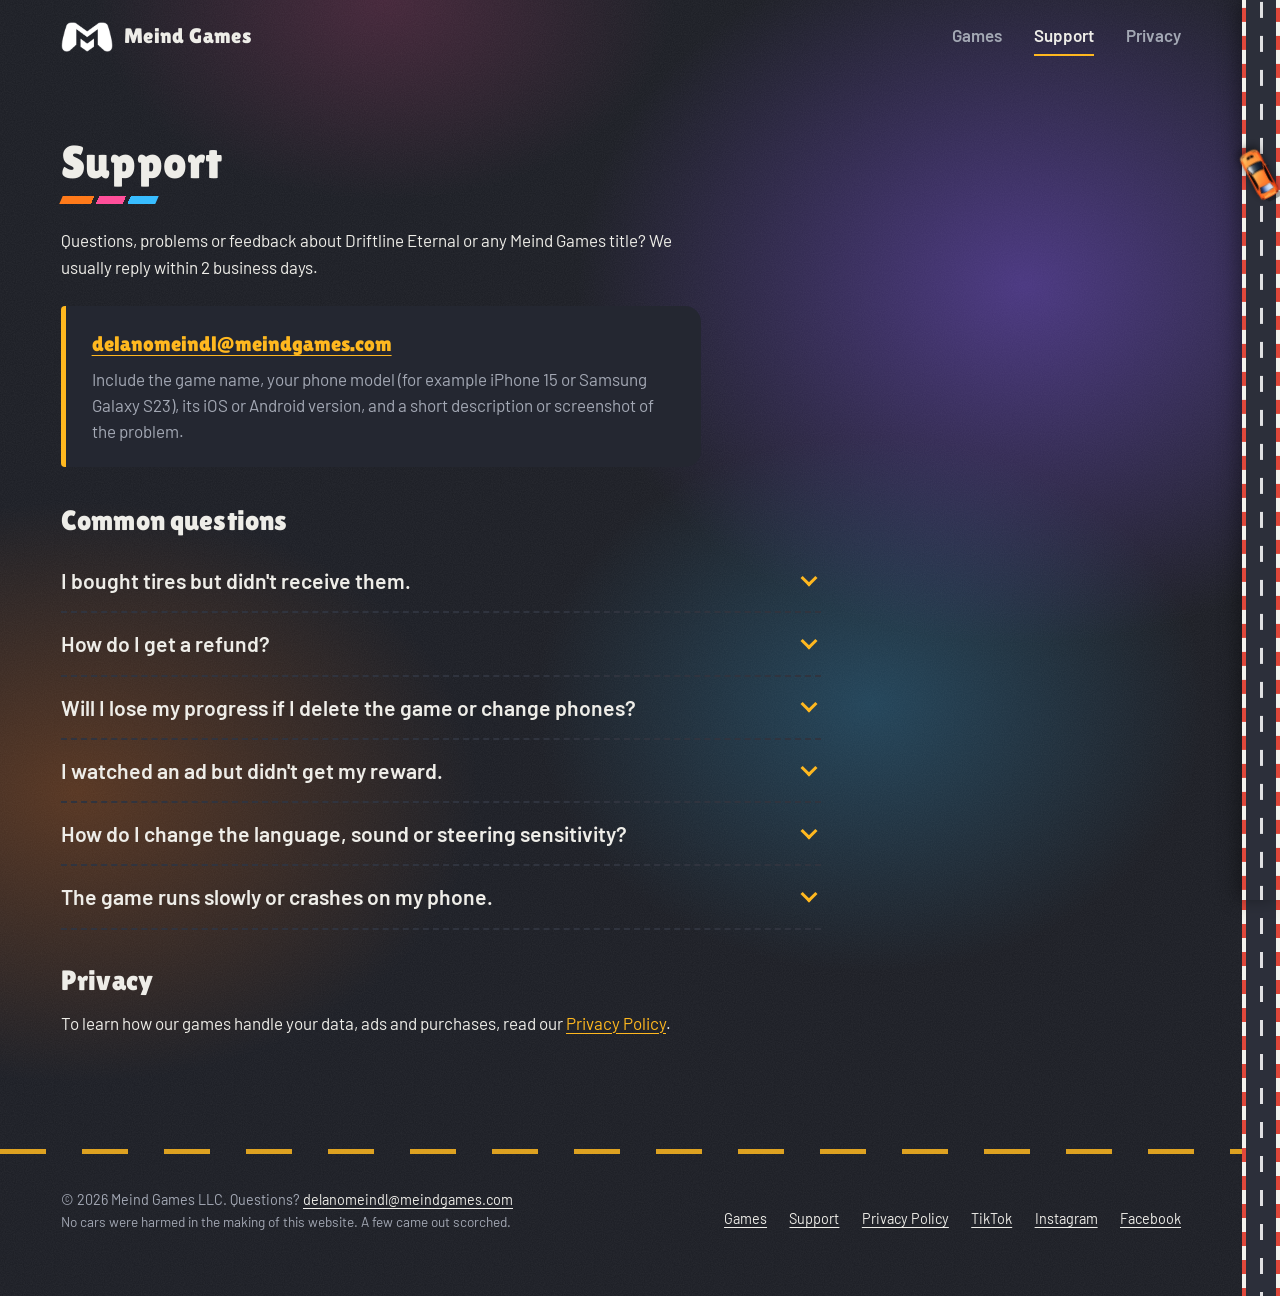
<file: support.html>
<!doctype html>
<html lang="en">
<head>
<meta charset="utf-8">
<meta name="viewport" content="width=device-width, initial-scale=1, viewport-fit=cover">
<title>Support | Meind Games</title>
<meta name="description" content="Get help with Driftline Eternal and other Meind Games titles: contact us and common questions.">
<link rel="canonical" href="https://www.meindgames.com/support">
<meta name="theme-color" content="#1b1d24">
<meta property="og:title" content="Support | Meind Games">
<meta property="og:description" content="Get help with Driftline Eternal and other Meind Games titles: contact us and common questions.">
<meta property="og:image" content="https://www.meindgames.com/media/og.jpg">
<meta property="og:url" content="https://www.meindgames.com/support">
<meta name="twitter:card" content="summary_large_image">
<link rel="icon" href="/favicon-32.png" sizes="32x32">
<link rel="apple-touch-icon" href="/apple-touch-icon.png">
<link rel="preload" href="/fonts/LilitaOne-Regular.woff2" as="font" type="font/woff2" crossorigin>
<link rel="stylesheet" href="/css/site.css">
<script>document.documentElement.classList.add("js")</script>
</head>
<body>
<a class="skip" href="#main">Skip to content</a>
<header class="site-head">
  <div class="wrap">
    <a class="brand" href="/"><img src="/media/mark.webp" alt="" width="52" height="30"><span>Meind Games</span></a>
    <nav class="site-nav" aria-label="Main"><a href="/games">Games</a><a href="/support" aria-current="page">Support</a><a href="/privacy-policy">Privacy</a></nav>
  </div>
</header>
<main id="main">
<section class="page" aria-labelledby="t">
  <div class="wrap">
    <h1 id="t">Support</h1>
    <p>Questions, problems or feedback about Driftline Eternal or any Meind Games title? We usually reply within 2 business days.</p>
    <div class="contact">
      <a data-u="delanomeindl" data-d="meindgames.com" data-s="Driftline Eternal">delanomeindl (at) meindgames.com</a>
      <span class="meta">Include the game name, your phone model (for example iPhone 15 or Samsung Galaxy S23), its iOS or Android version, and a short description or screenshot of the problem.</span>
    </div>
    <h2>Common questions</h2>
    <div class="faq">
      <details><summary>I bought tires but didn't receive them.</summary><p>Purchases are usually added within a few seconds. Make sure you're connected to the internet, then close and reopen the game. If they still haven't arrived, email us with your receipt from the App Store or Google Play and we'll sort it out.</p></details><details><summary>How do I get a refund?</summary><p>Payments are handled by Apple and Google, so refunds are requested through them: on iPhone at <a href="https://reportaproblem.apple.com">reportaproblem.apple.com</a>, and on Android through your order history in the Google Play Store.</p></details><details><summary>Will I lose my progress if I delete the game or change phones?</summary><p>Usually not. On iPhone, your progress is kept in your phone's keychain, so reinstalling the game brings it back. On Android, it's included in your phone's Google backup, which runs about once a day. If you set up a new phone from a backup of your old one, your progress comes with it. A phone set up from scratch starts the game fresh.</p></details><details><summary>I watched an ad but didn't get my reward.</summary><p>Rewards are given only when an ad is watched to the end. If an ad closes early or none is available, the reward stays available, so just try again a little later.</p></details><details><summary>How do I change the language, sound or steering sensitivity?</summary><p>Tap the gear in the bottom-left corner of the main menu to open Settings. You can also replay the tutorial from Settings &gt; General.</p></details><details><summary>The game runs slowly or crashes on my phone.</summary><p>Close other apps, restart the game and make sure your phone's software is up to date. If the problem continues, email us your device model and what happens, and we'll look into it.</p></details>
    </div>
    <h2>Privacy</h2>
    <p>To learn how our games handle your data, ads and purchases, read our <a href="/privacy-policy">Privacy Policy</a>.</p>
  </div>
</section>
</main>
<hr class="lane">
<footer class="site-foot">
  <div class="wrap">
    <p>&copy; 2026 Meind Games LLC. Questions? <a data-u="delanomeindl" data-d="meindgames.com">delanomeindl (at) meindgames.com</a><br><span class="joke">No cars were harmed in the making of this website. A few came out scorched.</span></p>
    <nav aria-label="Footer"><a href="/games">Games</a><a href="/support">Support</a><a href="/privacy-policy">Privacy Policy</a><a href="https://www.tiktok.com/@meindgames" target="_blank" rel="noopener">TikTok</a><a href="https://www.instagram.com/meindgames" target="_blank" rel="noopener">Instagram</a><a href="https://www.facebook.com/profile.php?id=61596355317557" target="_blank" rel="noopener">Facebook</a></nav>
    
  </div>
</footer>
<div class="meter" data-meter aria-hidden="true"><img src="/media/tensai-top.webp" alt="" width="96" height="217"></div>
<div class="coin-count" data-coin-count hidden aria-live="polite"><img src="/media/token_coin.webp" alt="" width="28" height="28"><span data-coin-text></span></div>
<script src="/js/site.js" defer></script>
</body>
</html>
</file>
<file: css/site.css>
/* Meind Games - meindgames.com
   Night tarmac, lane-line gold, the game's own Lilita for headings. */

@font-face {
  font-family: "Lilita One";
  src: url("../fonts/LilitaOne-Regular.woff2") format("woff2");
  font-weight: 400;
  font-display: swap;
}
@font-face {
  font-family: "Barlow";
  src: url("../fonts/Barlow-Regular.woff2") format("woff2");
  font-weight: 400;
  font-display: swap;
}
@font-face {
  font-family: "Barlow";
  src: url("../fonts/Barlow-SemiBold.woff2") format("woff2");
  font-weight: 600;
  font-display: swap;
}

:root {
  --tarmac: #1b1d24;        /* page */
  --tarmac-raised: #242731; /* panels */
  --kerb: #30343f;          /* borders */
  --lane: #ffb81f;          /* the road's centre line, and every action */
  --chalk: #eeede8;         /* text */
  --fog: #a3a8b4;           /* quiet text */
  --night: #7fa2ff;         /* the city glow */
  /* the game's brights, used where something should pop */
  --car: #ff7a1a;           /* the Tensai Sprint's orange */
  --sky: #38bdff;           /* midday sky, shields */
  --lime: #7cff6b;          /* springs, boost pads */
  --pink: #ff4f9a;          /* 2X score */
  --violet: #8b5cff;        /* dusk */
  --meter-w: 38px;          /* the road down the side */

  --display: "Lilita One", "Arial Rounded MT Bold", system-ui, sans-serif;
  --body: "Barlow", system-ui, -apple-system, "Segoe UI", sans-serif;

  --step--1: 0.9rem;
  --step-0: 1.0625rem;
  --step-1: 1.33rem;
  --step-2: 1.77rem;
  --step-3: clamp(2.1rem, 4.4vw, 2.9rem);
  --step-4: clamp(2.7rem, 7vw, 4.6rem);

  --gutter: clamp(1rem, 4vw, 2.5rem);
  --measure: 62ch;
}

*, *::before, *::after { box-sizing: border-box; }
html { -webkit-text-size-adjust: 100%; scroll-behavior: smooth; }
body {
  margin: 0;
  background-color: var(--tarmac);
  /* fine-grain asphalt */
  background-image: url("data:image/svg+xml,%3Csvg xmlns='http://www.w3.org/2000/svg' width='180' height='180'%3E%3Cfilter id='n'%3E%3CfeTurbulence type='fractalNoise' baseFrequency='0.9' numOctaves='2' stitchTiles='stitch'/%3E%3CfeColorMatrix values='0 0 0 0 1  0 0 0 0 1  0 0 0 0 1  0 0 0 0.06 0'/%3E%3C/filter%3E%3Crect width='180' height='180' filter='url(%23n)'/%3E%3C/svg%3E");
  color: var(--chalk);
  font-family: var(--body);
  font-size: var(--step-0);
  line-height: 1.55;
  overflow-x: hidden;
}
img, video, svg { display: block; max-width: 100%; }
[hidden] { display: none !important; }
img { height: auto; }
a { color: var(--lane); text-underline-offset: 0.2em; text-decoration-thickness: 1px; }
a:hover { text-decoration-thickness: 2px; }
:focus-visible { outline: 3px solid var(--night); outline-offset: 3px; border-radius: 4px; }

h1, h2, h3 { font-family: var(--display); font-weight: 400; line-height: 1.08; margin: 0 0 0.5em; letter-spacing: 0.005em; }
h1 { font-size: var(--step-4); }
h2 { font-size: var(--step-3); }
h3 { font-size: var(--step-1); line-height: 1.2; }
p { margin: 0 0 1em; max-width: var(--measure); }

.wrap { width: min(1120px, 100% - 2 * var(--gutter)); margin-inline: auto; }
.skip { position: absolute; left: -999px; top: 0; background: var(--lane); color: var(--tarmac); padding: 0.5rem 1rem; z-index: 10; }
.skip:focus { left: 1rem; top: 1rem; }

/* ---------- header ---------- */
.site-head { padding-block: 1.1rem; }
.site-head .wrap { display: flex; align-items: center; justify-content: space-between; gap: 1rem; flex-wrap: wrap; }
.brand { display: flex; align-items: center; gap: 0.7rem; color: var(--chalk); text-decoration: none; }
.brand img { height: 30px; width: auto; }
.brand span { font-family: var(--display); font-size: 1.3rem; letter-spacing: 0.02em; }
.site-nav { display: flex; gap: clamp(0.9rem, 3vw, 2rem); }
.site-nav a { color: var(--fog); text-decoration: none; font-weight: 600; padding-block: 0.3rem; border-bottom: 2px solid transparent; }
.site-nav a:hover, .site-nav a[aria-current="page"] { color: var(--chalk); border-bottom-color: var(--lane); }

/* ---------- the road's centre line, between sections ---------- */
.lane {
  height: 5px; border: 0; margin: 0;
  background: repeating-linear-gradient(90deg, var(--lane) 0 46px, transparent 46px 82px);
  opacity: 0.85;
}

/* ---------- buttons ---------- */
.actions { display: flex; flex-wrap: wrap; gap: 0.75rem; margin-top: 1.6rem; }
.btn {
  display: inline-flex; align-items: center; gap: 0.6rem;
  font-family: var(--display); font-size: 1.15rem; line-height: 1;
  padding: 0.95rem 1.35rem; border-radius: 14px; text-decoration: none;
  border: 2px solid var(--lane); transition: transform 0.15s ease, background-color 0.15s ease;
}
.btn-go { background: var(--lane); color: #1d1607; box-shadow: 0 5px 0 #b37d06; }
.btn-go:hover { transform: translateY(-2px); }
.btn-go:active { transform: translateY(3px); box-shadow: 0 2px 0 #b37d06; }
.btn-soon { color: var(--fog); border-color: var(--kerb); cursor: default; }
.btn small { font-family: var(--body); font-weight: 600; font-size: 0.8rem; color: var(--fog); }
.btn-go small { color: #5a4205; }

/* ---------- hero ---------- */
.hero { position: relative; padding-block: clamp(2rem, 6vw, 4.5rem) clamp(3rem, 7vw, 5.5rem); overflow: hidden; }
/* neon city light over the top of every page */
.site-head + main, .site-head { position: relative; }
body::before {
  content: ""; position: absolute; z-index: -1; left: 0; right: 0; top: 0; height: 1100px; pointer-events: none;
  background:
    radial-gradient(40rem 32rem at 80% 26%, rgba(139, 92, 255, 0.42), transparent 70%),
    radial-gradient(30rem 24rem at 68% 64%, rgba(56, 189, 255, 0.24), transparent 70%),
    radial-gradient(36rem 26rem at 6% 72%, rgba(255, 122, 26, 0.26), transparent 70%),
    radial-gradient(26rem 18rem at 30% 0%, rgba(255, 79, 154, 0.18), transparent 70%);
}
body { position: relative; isolation: isolate; }
.hero .wrap { display: grid; grid-template-columns: 1.15fr 0.85fr; align-items: center; gap: clamp(2rem, 6vw, 5rem); position: relative; z-index: 1; }
.hero-mark { width: clamp(150px, 22vw, 230px); margin-bottom: 1.6rem; transform-origin: 50% 60%; }
.hero h1 { max-width: 12ch; }
.hero .lede { font-size: var(--step-1); line-height: 1.45; color: var(--chalk); max-width: 34ch; }
.hero .lede + p { color: var(--fog); }
.skid { position: absolute; inset: auto 0 0 0; width: 100%; height: 46%; z-index: 0; pointer-events: none; }
.skid path { fill: none; stroke: url(#trail); stroke-width: 7; stroke-linecap: round; opacity: 0.95; filter: drop-shadow(0 0 8px rgba(255, 122, 26, 0.8)); }
.skid path + path { stroke: url(#trail2); filter: drop-shadow(0 0 8px rgba(139, 92, 255, 0.85)); }
#sparks { position: absolute; inset: 0; width: 100%; height: 100%; z-index: 2; pointer-events: none; }

/* the phone, tipped like a car mid-drift */
.showreel { justify-self: center; display: grid; justify-items: center; gap: 1.1rem; }
.phone {
  position: relative; width: min(300px, 78vw); aspect-ratio: 9 / 16;
  border-radius: 38px; padding: 10px; background: #0d0e12;
  border: 2px solid var(--kerb);
  box-shadow: 0 30px 90px -18px rgba(56, 189, 255, 0.55), 0 0 0 2px rgba(139, 92, 255, 0.5), 0 0 0 1px #000 inset;
  transform: rotate(4deg);
}
.phone video, .phone img { width: 100%; height: 100%; object-fit: cover; border-radius: 28px; background: #000; }

/* load sequence (js adds .play; without js, or with reduced motion, everything just shows) */
.js .hero-mark, .js .hero h1, .js .hero p, .js .hero .hero-cta, .js .hero .showreel { opacity: 0; }
.js .skid path { stroke-dasharray: 2600; stroke-dashoffset: 2600; }
.play .hero-mark { animation: slam 0.42s cubic-bezier(0.55, 0, 1, 0.45) 0.15s forwards, squash 0.4s ease-out 0.57s; }
.play .skid path { animation: draw 1.1s cubic-bezier(0.3, 0.6, 0.3, 1) 0.5s forwards; }
.play .skid path + path { animation-delay: 0.62s; }
.play .hero h1 { animation: rise 0.5s ease-out 0.72s forwards; }
.play .hero p { animation: rise 0.5s ease-out 0.84s forwards; }
.play .hero .hero-cta { animation: rise 0.5s ease-out 0.96s forwards; }
.play .hero .showreel { animation: phone-in 0.7s cubic-bezier(0.2, 0.9, 0.3, 1.2) 0.6s forwards; }
@keyframes slam { from { opacity: 0; transform: scale(2.6) rotate(10deg); } 30% { opacity: 1; } to { opacity: 1; transform: none; } }
@keyframes squash { 0% { transform: scale(1.08, 0.9); } 45% { transform: scale(0.97, 1.04); } 100% { transform: none; } }
@keyframes draw { to { stroke-dashoffset: 0; } }
@keyframes rise { from { opacity: 0; transform: translateY(14px); } to { opacity: 1; transform: none; } }
@keyframes phone-in { from { opacity: 0; transform: translateX(40px) rotate(8deg); } to { opacity: 1; transform: none; } }

/* ---------- the game ---------- */
.game { padding-block: clamp(3rem, 8vw, 6rem); }
.game-head { display: flex; align-items: center; gap: 1.2rem; margin-bottom: 1.8rem; }
.game-head img.icon { width: 96px; height: 96px; border-radius: 22px; border: 2px solid var(--kerb); }
.game-head .logo { width: min(460px, 70vw); height: auto; }
.game .about { font-size: var(--step-1); line-height: 1.45; max-width: 40ch; }

/* a drive through the day, left to right */
.drive { display: grid; grid-template-columns: repeat(4, 1fr); gap: 0.7rem; margin-block: 2.4rem; padding: 0; list-style: none; }
.drive li { margin: 0; }
.drive img { width: 100%; aspect-ratio: 3 / 4; object-fit: cover; border-radius: 16px; border: 2px solid var(--kerb); }
.drive li { transition: transform 0.25s cubic-bezier(0.3, 0.7, 0.3, 1.4); }
.drive li:hover { transform: rotate(-2.5deg) translateY(-6px); }
.drive li:nth-child(even):hover { transform: rotate(2.5deg) translateY(-6px); }
.drive b { display: block; margin-top: 0.7rem; font-family: var(--display); font-weight: 400; font-size: 1.15rem; color: var(--hue, var(--lane)); }
.drive li:nth-child(1) { --hue: var(--sky); }
.drive li:nth-child(2) { --hue: var(--car); }
.drive li:nth-child(3) { --hue: var(--lime); }
.drive li:nth-child(4) { --hue: var(--pink); }
.drive img { border-color: var(--hue) !important; box-shadow: 0 18px 40px -18px var(--hue); transition: box-shadow 0.25s ease; }
.drive li:hover img { box-shadow: 0 22px 50px -10px var(--hue); }
.drive span { display: block; color: var(--fog); font-size: var(--step--1); }

.features { display: grid; grid-template-columns: repeat(2, minmax(0, 1fr)); gap: 1.8rem 3rem; margin: 2rem 0 0; padding: 0; list-style: none; }
.features li { display: grid; grid-template-columns: 64px minmax(0, 1fr); gap: 1.1rem; align-items: start; }
.features h3 { transition: color 0.2s ease; }
.features img { width: 64px; height: 64px; }
.features li:hover img { transform: rotate(-8deg) scale(1.12); }
.features h3 { margin-bottom: 0.25em; }
.features p { color: var(--fog); margin: 0; }
.fine { color: var(--fog); font-size: var(--step--1); margin-top: 2rem; }

/* ---------- studio ---------- */
.studio { padding-block: clamp(3rem, 8vw, 6rem); }
.studio .wrap { display: grid; gap: clamp(3rem, 8vw, 5.5rem); }
.studio-intro { display: grid; grid-template-columns: auto 1fr; gap: clamp(1.5rem, 5vw, 4rem); align-items: start; }
.studio .wordmark { width: clamp(200px, 26vw, 300px); margin-top: 0.4rem; }

/* ---------- reading pages ---------- */
.page { padding-block: clamp(2rem, 6vw, 4rem) clamp(3rem, 8vw, 6rem); }
.page h1 { font-size: var(--step-3); }
.page h2 { font-size: var(--step-2); margin-top: 2.2rem; }
.page .meta { color: var(--fog); }
.contact {
  display: grid; gap: 0.3rem; padding: 1.4rem 1.6rem; margin-block: 1.6rem 2.4rem;
  background: var(--tarmac-raised); border-left: 5px solid var(--lane); border-radius: 4px 16px 16px 4px; max-width: 640px;
}
.contact a { font-family: var(--display); font-size: var(--step-1); }
.faq { max-width: 760px; }
.faq details { border-bottom: 2px dashed var(--kerb); }
.faq summary {
  cursor: pointer; list-style: none; padding: 1.05rem 2.4rem 1.05rem 0; position: relative;
  font-weight: 600; font-size: var(--step-1); line-height: 1.3;
}
.faq summary::-webkit-details-marker { display: none; }
.faq summary::after {
  content: ""; position: absolute; right: 0.4rem; top: 50%; width: 12px; height: 12px; margin-top: -9px;
  border-right: 3px solid var(--lane); border-bottom: 3px solid var(--lane); transform: rotate(45deg); transition: transform 0.2s ease;
}
.faq details[open] summary::after { transform: rotate(225deg); margin-top: -3px; }
.faq details p { color: var(--fog); padding-bottom: 0.6rem; }

.game-page .wrap { display: grid; grid-template-columns: 0.8fr 1.2fr; gap: clamp(2rem, 6vw, 5rem); align-items: start; }
.game-page .showreel { position: sticky; top: 2rem; align-self: start; }
.game-page .phone { transform: rotate(-3deg); }

/* ---------- footer ---------- */
.site-foot { padding-block: 2.2rem 3rem; color: var(--fog); font-size: var(--step--1); }
.site-foot .wrap { display: flex; flex-wrap: wrap; gap: 1rem 2rem; justify-content: space-between; align-items: center; }
.site-foot nav { display: flex; gap: 1.4rem; flex-wrap: wrap; }
.site-foot a { color: var(--chalk); }

/* ---------- narrow screens ---------- */
@media (max-width: 860px) {
  .hero .wrap, .game-page .wrap { grid-template-columns: 1fr; }
  .hero h1 { max-width: none; }
  .phone, .game-page .phone { width: min(260px, 70vw); }
  .game-page .showreel { position: static; }
  .features { grid-template-columns: 1fr; }
  .drive { grid-template-columns: repeat(2, 1fr); }
  .studio .wrap { grid-template-columns: 1fr; }
}
@media (max-width: 560px) {
  .brand span { display: none; }
  .game-head { flex-direction: column; align-items: flex-start; }
}

@media (prefers-reduced-motion: reduce) {
  *, *::before, *::after { animation: none !important; transition: none !important; scroll-behavior: auto !important; }
  .js .hero-mark, .js .hero h1, .js .hero p, .js .hero .hero-cta, .js .hero .showreel { opacity: 1; }
  .js .skid path { stroke-dashoffset: 0; }
}

/* ---------- store badges: the official artwork, never restyled ---------- */
.stores { display: flex; flex-wrap: wrap; align-items: flex-start; gap: 0.75rem 0.9rem; margin-top: 1.7rem; }
.store { display: inline-flex; flex-direction: column; align-items: center; gap: 0.35rem; text-decoration: none; border-radius: 10px; }
.store img { height: 54px; width: auto; }
a.store { transition: transform 0.15s ease; }
a.store:hover { transform: translateY(-3px) rotate(-1deg); }
a.store:active { transform: scale(0.97); }
.store.soon { cursor: default; }
.store.soon small { font-weight: 600; font-size: 0.8rem; color: var(--fog); }

/* ---------- the M: tap it and it slams down again ---------- */
.slam { all: unset; display: block; width: fit-content; cursor: pointer; border-radius: 12px; }
.slam:focus-visible { outline: 3px solid var(--night); outline-offset: 6px; }
.slam:hover .hero-mark { transform: rotate(-4deg) scale(1.03); transition: transform 0.2s ease; }
.hero-mark.reslam { animation: slam 0.42s cubic-bezier(0.55, 0, 1, 0.45) forwards, squash 0.4s ease-out 0.42s; }

/* the game's own tutorial finger, sliding over the footage */
.phone .finger {
  object-fit: contain; background: none; border-radius: 0;
  position: absolute; left: 50%; bottom: 16%; width: 30%; height: auto; margin-left: -15%;
  pointer-events: none; filter: drop-shadow(0 8px 10px rgba(0, 0, 0, 0.45));
  animation: thumb 2.6s ease-in-out 1.4s infinite;
}
@keyframes thumb { 0%, 100% { transform: translateX(-38%) rotate(-6deg); } 50% { transform: translateX(38%) rotate(6deg); } }
.reel-note { margin: 0; font-family: var(--display); font-size: 1.05rem; color: var(--fog); text-align: center; }

/* ---------- what's on the road: a page out of a game manual ---------- */
.road, .tips, .more { position: relative; padding-block: clamp(3rem, 8vw, 6rem); }
.road { background: radial-gradient(40rem 26rem at 90% 10%, rgba(255, 79, 154, 0.16), transparent 70%), radial-gradient(36rem 24rem at 0% 100%, rgba(56, 189, 255, 0.14), transparent 70%); }
.more { background: radial-gradient(40rem 26rem at 100% 100%, rgba(124, 255, 107, 0.12), transparent 70%), radial-gradient(34rem 24rem at 0% 0%, rgba(139, 92, 255, 0.16), transparent 70%); }
.game { background: radial-gradient(40rem 24rem at 100% 0%, rgba(255, 122, 26, 0.13), transparent 70%); }
.intro { color: var(--fog); font-size: var(--step-1); line-height: 1.45; max-width: 44ch; }
.legend { display: grid; grid-template-columns: repeat(3, minmax(0, 1fr)); gap: 1.8rem 2.6rem; margin: 2.4rem 0 0; padding: 0; list-style: none; }
.legend li { display: grid; grid-template-columns: 72px minmax(0, 1fr); gap: 1rem; align-items: center; }
.legend img, .features img {
  width: 72px; height: 72px; object-fit: contain; padding: 8px; border-radius: 50%;
  background: radial-gradient(circle, color-mix(in srgb, var(--hue, var(--lane)) 70%, transparent) 0%, color-mix(in srgb, var(--hue, var(--lane)) 26%, transparent) 58%, transparent 71%);
  filter: drop-shadow(0 6px 10px rgba(0, 0, 0, 0.35)); transition: transform 0.25s cubic-bezier(0.3, 0.7, 0.3, 1.6);
}
.legend li:nth-child(1), .features li:nth-child(1) { --hue: var(--lane); }
.legend li:nth-child(2), .features li:nth-child(2) { --hue: var(--sky); }
.legend li:nth-child(3), .features li:nth-child(3) { --hue: var(--sky); }
.legend li:nth-child(4), .features li:nth-child(4) { --hue: var(--pink); }
.legend li:nth-child(5), .features li:nth-child(5) { --hue: var(--lime); }
.legend li:nth-child(6), .features li:nth-child(6) { --hue: var(--violet); }
.legend li:nth-child(7) { --hue: var(--pink); }
.legend li:nth-child(8) { --hue: var(--violet); }
.legend li:nth-child(9) { --hue: var(--car); }
.legend h3, .features h3 { color: var(--chalk); }
.legend li:hover h3, .features li:hover h3 { color: var(--hue); }
.legend li:hover img { transform: translateY(-4px) rotate(8deg) scale(1.1); }
.legend h3 { margin-bottom: 0.15em; }
.legend p { margin: 0; color: var(--fog); font-size: 0.98rem; line-height: 1.45; }

/* ---------- the garage: the game's own showroom, PREV and NEXT included ---------- */
.garage-head { display: flex; align-items: center; gap: 1.2rem; }
.garage-head img { width: 84px; height: 84px; filter: drop-shadow(0 6px 10px rgba(0, 0, 0, 0.35)); flex: none; }
.garage-head h2 { margin-bottom: 0.15em; }
.garage-head .intro { margin: 0; }
.showroom {
  position: relative; margin-top: 2.2rem; border-radius: 26px; overflow: hidden;
  display: grid; grid-template-columns: 1.4fr 1fr; align-items: center; gap: 1rem 2rem;
  padding: clamp(1.4rem, 4vw, 2.6rem) clamp(1.4rem, 4vw, 3rem) clamp(4.8rem, 7vw, 5.4rem);
  background: radial-gradient(70% 90% at 35% 70%, #3a3150 0%, #231d33 45%, #17141f 100%);
  border: 2px solid var(--kerb);
}
.showroom::before {   /* the turntable the cars sit on */
  content: ""; position: absolute; left: 6%; width: 52%; bottom: 4.9rem; height: 64px; border-radius: 50%;
  background: radial-gradient(closest-side, rgba(255, 184, 31, 0.22), rgba(255, 184, 31, 0.05) 70%, transparent);
  border: 2px solid rgba(255, 184, 31, 0.25);
}
.car-spot { position: relative; height: clamp(190px, 26vw, 300px); display: flex; align-items: flex-end; justify-content: center; }
.car-spot img { max-height: 100%; width: auto; max-width: 100%; transform-origin: 50% 90%; }
.car-spot img.out-left { animation: out-left 0.22s ease-in forwards; }
.car-spot img.out-right { animation: out-right 0.22s ease-in forwards; }
.car-spot img.in-left { animation: in-left 0.42s cubic-bezier(0.2, 0.9, 0.3, 1.15); }
.car-spot img.in-right { animation: in-right 0.42s cubic-bezier(0.2, 0.9, 0.3, 1.15); }
.car-spot img:hover { animation: hop 0.5s cubic-bezier(0.3, 0.7, 0.3, 1.4); }
@keyframes out-left { to { transform: translateX(-60%) skewX(14deg); opacity: 0; } }
@keyframes out-right { to { transform: translateX(60%) skewX(-14deg); opacity: 0; } }
@keyframes in-left { from { transform: translateX(-70%) skewX(-14deg); opacity: 0; } 70% { transform: translateX(3%) skewX(3deg); opacity: 1; } to { transform: none; } }
@keyframes in-right { from { transform: translateX(70%) skewX(14deg); opacity: 0; } 70% { transform: translateX(-3%) skewX(-3deg); opacity: 1; } to { transform: none; } }
@keyframes hop { 0%, 100% { transform: none; } 40% { transform: translateY(-14px) rotate(-2deg); } 70% { transform: translateY(2px) scaleY(0.97); } }
.car-tag { display: grid; gap: 0.3rem; justify-items: start; }
.car-count { font-weight: 600; font-size: var(--step--1); color: var(--fog); font-variant-numeric: tabular-nums; }
.car-tag h3 { font-size: clamp(1.6rem, 3.4vw, 2.4rem); margin: 0; letter-spacing: 0.01em; }
.car-price { display: flex; align-items: center; gap: 0.5rem; margin: 0; font-family: var(--display); font-size: 1.35rem; color: var(--lane); }
.car-price img { width: 30px; height: 30px; object-fit: contain; }
.car-note { margin: 0.3rem 0 0; color: var(--fog); max-width: 30ch; }
.arcade {
  font-family: var(--display); font-size: 1.15rem; letter-spacing: 0.02em; color: #fff; cursor: pointer;
  background: #f5781f; border: 0; border-radius: 14px; padding: 0.8rem 1.3rem;
  box-shadow: 0 5px 0 #a8460b, 0 10px 18px -8px rgba(0, 0, 0, 0.6); text-shadow: 0 2px 0 rgba(0, 0, 0, 0.25);
  transition: transform 0.12s ease, box-shadow 0.12s ease;
}
.arcade:hover { transform: translateY(-2px); }
.arcade:active { transform: translateY(4px); box-shadow: 0 1px 0 #a8460b; }
.showroom .prev, .showroom .next { position: absolute; bottom: 1.2rem; }
.showroom .prev { left: clamp(1.2rem, 4vw, 3rem); }
.showroom .next { right: clamp(1.2rem, 4vw, 3rem); }

/* ---------- car talk: real-world facts and quotes ---------- */
.tip-card {
  position: relative; max-width: 820px; margin-inline: auto; overflow: hidden;
  padding: clamp(1.6rem, 5vw, 2.8rem) clamp(1.3rem, 5vw, 3.2rem);
  background: linear-gradient(135deg, #5b2bff 0%, #8b5cff 55%, #c04cff 100%); border-radius: 28px;
  box-shadow: 0 30px 70px -30px rgba(139, 92, 255, 0.9), 0 0 0 2px rgba(255, 255, 255, 0.12) inset;
  transform: rotate(-1deg);
}
.tip-card::before {   /* the big quote mark */
  content: "\201C"; position: absolute; right: 1.2rem; top: -2.2rem; font-family: var(--display); font-size: 13rem; line-height: 1;
  color: var(--lane); opacity: 0.9; pointer-events: none;
}
.tip-card.is-fact::before { content: "!"; top: -0.6rem; right: 2rem; font-size: 10rem; color: var(--lime); }
.tip-top { display: flex; align-items: center; gap: 0.9rem; flex-wrap: wrap; }
.tip-card h2 { font-size: var(--step-2); color: #fff; margin: 0; }
.tip-kind { font-weight: 600; font-size: 0.85rem; color: #1d1607; background: var(--lane); padding: 0.2rem 0.7rem; border-radius: 999px; transform: rotate(3deg); }
.is-fact .tip-kind { background: var(--lime); }
.tip-body { position: relative; min-height: 9.5rem; margin: 1.3rem 0 1.5rem; display: grid; align-content: center; }
.tip-body.flip { animation: tip-in 0.35s cubic-bezier(0.2, 0.9, 0.3, 1.1); }
@keyframes tip-in { from { opacity: 0; transform: translateY(10px) rotateX(40deg); } to { opacity: 1; transform: none; } }
.talk-quote { margin: 0; }
.talk-quote p { font-family: var(--display); font-size: clamp(1.6rem, 3.6vw, 2.5rem); line-height: 1.15; color: #fff; max-width: 24ch; margin: 0 0 0.7rem; text-wrap: balance; }
.talk-quote footer { font-weight: 600; color: #fff3c4; }
.talk-quote footer::before { content: "— "; }
.talk-fact { font-size: clamp(1.25rem, 2.5vw, 1.65rem); line-height: 1.4; color: #fff; max-width: 34ch; margin: 0; text-wrap: balance; }
.tip-foot { display: flex; align-items: center; justify-content: space-between; gap: 1.2rem; flex-wrap: wrap; }
.tip-count { color: #e6dcff; font-weight: 600; font-variant-numeric: tabular-nums; }

/* ---------- get the game ---------- */
.get { padding-block: clamp(2.5rem, 6vw, 4rem); background: linear-gradient(100deg, var(--car) 0%, #ff9a1f 55%, var(--lane) 100%); color: #1d1205; }
.get .wrap { display: grid; grid-template-columns: auto minmax(0, 1fr) auto; gap: 1rem 1.6rem; align-items: center; }
.get .icon { width: 96px; height: 96px; border-radius: 22px; border: 3px solid #1d1205; transform: rotate(-4deg); box-shadow: 0 12px 24px -10px rgba(0, 0, 0, 0.5); }
.get h2 { font-size: var(--step-2); margin: 0 0 0.2em; }
.get p { margin: 0; color: #3b2208; font-weight: 600; }
.get .store.soon small { color: #3b2208; }
.get .stores { margin: 0; }

/* ---------- five coins hidden around the page ---------- */
.secret-coin {
  position: absolute; z-index: 3; width: 44px; height: 44px; padding: 0; border: 0; background: none; cursor: pointer;
  border-radius: 50%; animation: coin-spin 2.4s linear infinite;
}
.secret-coin img { width: 100%; height: 100%; filter: drop-shadow(0 4px 6px rgba(0, 0, 0, 0.4)); }
.secret-coin:hover { animation-duration: 0.6s; }
.secret-coin.got { animation: coin-get 0.5s ease-out forwards; pointer-events: none; }
@keyframes coin-spin { 0% { transform: rotateY(0deg); } 100% { transform: rotateY(360deg); } }
@keyframes coin-get { 0% { transform: scale(1); } 40% { transform: translateY(-30px) scale(1.4); opacity: 1; } 100% { transform: translateY(-60px) scale(0.4); opacity: 0; } }
.secret-coin.c1 { right: 6%; bottom: 7%; }
.secret-coin.c2 { right: 4%; top: 2.2rem; }
.secret-coin.c3 { right: 1.4rem; top: 1.2rem; width: 34px; height: 34px; }
.secret-coin.c4 { left: 7%; bottom: 2.2rem; width: 36px; height: 36px; }
.site-foot .wrap { position: relative; }
.secret-coin.c5 { position: static; width: 30px; height: 30px; }
.coin-count {
  position: fixed; z-index: 50; right: max(1rem, env(safe-area-inset-right, 0px)); bottom: max(1rem, env(safe-area-inset-bottom, 0px));
  display: flex; align-items: center; gap: 0.6rem; max-width: min(360px, calc(100vw - 2rem));
  padding: 0.6rem 1rem 0.6rem 0.7rem; border-radius: 18px; background: #0f1015; border: 2px solid var(--lane);
  font-family: var(--display); font-size: 1rem; line-height: 1.25; box-shadow: 0 14px 30px -10px rgba(0, 0, 0, 0.7);
  animation: rise 0.3s ease-out;
}
.coin-count img { width: 28px; height: 28px; flex: none; }
.joke { color: var(--fog); font-size: 0.85rem; }

@media (prefers-reduced-motion: reduce) {
  .phone .finger { animation: none; transform: none; }
  .secret-coin { animation: none; }
}

/* ---------- narrow screens, for the sections above ---------- */
@media (max-width: 860px) {
  .legend { grid-template-columns: repeat(2, minmax(0, 1fr)); }
  .showroom { grid-template-columns: 1fr; text-align: center; padding-bottom: 5.2rem; }
  .showroom::before { left: 15%; width: 70%; bottom: auto; top: calc(clamp(1.4rem, 4vw, 2.6rem) + clamp(190px, 46vw, 260px) - 40px); }
  .car-spot { height: clamp(190px, 46vw, 260px); }
  .car-tag { justify-items: center; }
  .car-note { margin-inline: auto; }
  .get .wrap { grid-template-columns: auto minmax(0, 1fr); }
  .get .stores { grid-column: 1 / -1; }
}
@media (max-width: 560px) {
  .legend { grid-template-columns: 1fr; gap: 1.3rem; }
  .legend li { grid-template-columns: 56px minmax(0, 1fr); }
  .legend img { width: 56px; height: 56px; }
  .stores { gap: 0.6rem; }
  .store img { height: 46px; }
  .arcade { font-size: 1rem; padding: 0.7rem 1rem; }
  .features { grid-template-columns: 1fr; }
  .features li { grid-template-columns: 52px minmax(0, 1fr); }
  .features img { width: 52px; height: 52px; }
  .tip-text { min-height: 5.6em; }
}

/* ---------- the road down the side: the Tensai Sprint is the scroll position ---------- */
.js { scrollbar-width: none; }
.js::-webkit-scrollbar { width: 0; height: 0; }
.meter { display: none; }
.js .meter {
  display: block; position: fixed; z-index: 40; top: 0; right: 0; bottom: 0;
  width: var(--meter-w); padding-right: env(safe-area-inset-right, 0px); box-sizing: content-box;
  cursor: grab; touch-action: none; --road: 0px; background: #2c2f3a;
  box-shadow: -6px 0 18px rgba(0, 0, 0, 0.35);
}
/* red-and-white kerbs on both edges and a dashed centre line, all rolling under the car */
.js .meter::before, .js body::after {
  content: ""; position: absolute; inset: 0 env(safe-area-inset-right, 0px) 0 0; pointer-events: none;
  background:
    linear-gradient(#e0483b 50%, #f4f2ec 50%) left 0 top var(--road) / 4px 28px repeat-y,
    linear-gradient(#e0483b 50%, #f4f2ec 50%) right 0 top var(--road) / 4px 28px repeat-y,
    linear-gradient(rgba(255, 255, 255, 0.85) 0 16px, transparent 16px) 50% var(--road) / 3px 34px repeat-y;
}
/* the same road painted down the page itself, under the fixed one. Phone browsers
   won't draw fixed things under the notch, the search bar or the home bar, but they
   do draw the page there, so the road still runs edge to edge. */
.js body::after {
  --road: 0px; left: auto; right: 0; width: var(--meter-w); z-index: 39;
  border-right: env(safe-area-inset-right, 0px) solid #2c2f3a; background-color: #2c2f3a; box-sizing: content-box;
}
.meter img {
  position: absolute; left: calc(var(--meter-w) / 2); top: 0; width: calc(var(--meter-w) - 14px); height: auto;
  transform: translate3d(-50%, 8px, 0); transform-origin: 50% 50%;
  filter: drop-shadow(0 4px 4px rgba(0, 0, 0, 0.5)); pointer-events: none;
}
/* the part of the screen nothing covers: the car stays inside it */
.meter-band {
  position: fixed; right: 0; width: 0; top: env(safe-area-inset-top, 0px); bottom: env(safe-area-inset-bottom, 0px);
  visibility: hidden; pointer-events: none;
}
.meter:active { cursor: grabbing; }
.coin-count { right: calc(var(--meter-w) + env(safe-area-inset-right, 0px) + 0.8rem); }
/* the page keeps clear of the road, the notch and the home bar */
.js body { padding-right: calc(var(--meter-w) + env(safe-area-inset-right, 0px)); }
body { padding-left: env(safe-area-inset-left, 0px); }
.site-head { padding-top: calc(1.1rem + env(safe-area-inset-top, 0px)); }
.site-foot { padding-bottom: calc(3rem + env(safe-area-inset-bottom, 0px)); }
@media (max-width: 860px) {
  :root { --meter-w: 26px; }
}

/* racing-livery stripes under the big headings */
.road h2::after, .more h2::after, .studio h2::after, .page h1::after, .game-page h1::after {
  content: ""; display: block; width: 96px; height: 8px; margin-top: 0.55rem; transform: skewX(-24deg);
  background: linear-gradient(90deg, var(--car) 0 33%, transparent 33% 38%, var(--pink) 38% 66%, transparent 66% 71%, var(--sky) 71%);
}
.tip-card::before { top: -1.1rem; }

/* ---------- the hero's one button: down to Driftline ---------- */
.hero-cta { display: inline-block; margin-top: 1.6rem; text-decoration: none; font-size: 1.2rem; padding: 0.95rem 1.5rem; }
.game .stores { margin: 0 0 0.6rem; }

/* ---------- socials ---------- */
.socials { display: flex; align-items: center; flex-wrap: wrap; gap: 0.6rem; margin-top: 1.4rem; }
.socials span { font-family: var(--display); color: var(--chalk); margin-right: 0.3rem; }
.social {
  width: 48px; height: 48px; border-radius: 50%; display: grid; place-items: center; color: #fff; text-decoration: none;
  box-shadow: 0 8px 18px -8px rgba(0, 0, 0, 0.7); transition: transform 0.18s cubic-bezier(0.3, 0.7, 0.3, 1.6);
}
.social svg, .social-btn svg { width: 24px; height: 24px; fill: currentColor; }
.social:hover { transform: translateY(-3px) rotate(-8deg) scale(1.08); }
.social:active { transform: scale(0.95); }
.social.tiktok { background: #111; box-shadow: -2px -2px 0 #25f4ee, 2px 2px 0 #fe2c55, 0 8px 18px -8px rgba(0, 0, 0, 0.7); }
.social.instagram { background: radial-gradient(circle at 30% 110%, #ffd600 0%, #ff7a00 25%, #ff0069 55%, #d300c5 75%, #7638fa 100%); }
.social.facebook { background: #1877f2; }

/* ---------- meet Delano ---------- */
.founder { display: grid; grid-template-columns: minmax(200px, 300px) minmax(0, 1fr); gap: clamp(1.8rem, 6vw, 4.5rem); align-items: center; }
.founder-photo { margin: 0; position: relative; transform: rotate(-3deg); }
.founder-photo::before {   /* a bright card behind the photo, like a sticker on the dash */
  content: ""; position: absolute; inset: 0; border-radius: 26px; transform: rotate(7deg) translate(10px, 8px);
  background: linear-gradient(135deg, var(--car), var(--pink) 60%, var(--violet));
}
.founder-photo img { position: relative; width: 100%; border-radius: 22px; border: 4px solid #fff; box-shadow: 0 24px 50px -20px rgba(0, 0, 0, 0.8); }
.founder-text h2 { font-size: var(--step-3); }
.founder-text h2::after {
  content: ""; display: block; width: 96px; height: 8px; margin-top: 0.55rem; transform: skewX(-24deg);
  background: linear-gradient(90deg, var(--car) 0 33%, transparent 33% 38%, var(--pink) 38% 66%, transparent 66% 71%, var(--sky) 71%);
}
.founder-text .lede { font-size: var(--step-1); line-height: 1.45; color: var(--chalk); }
.founder-text p { color: var(--fog); }
.social-btn {
  display: inline-flex; align-items: center; gap: 0.7rem; margin-top: 0.4rem; padding: 0.8rem 1.2rem; border-radius: 14px;
  background: #0a66c2; color: #fff; text-decoration: none; font-family: var(--display); font-size: 1.05rem;
  box-shadow: 0 5px 0 #064582, 0 12px 22px -10px rgba(10, 102, 194, 0.8); transition: transform 0.12s ease, box-shadow 0.12s ease;
}
.social-btn:hover { transform: translateY(-2px); }
.social-btn:active { transform: translateY(4px); box-shadow: 0 1px 0 #064582; }
@media (max-width: 860px) {
  .founder { grid-template-columns: 1fr; }
  .founder-photo { width: min(270px, 72%); margin-inline: auto; }
  .studio-intro { grid-template-columns: 1fr; }
}

/* the Games page title is the Driftline wordmark itself */
.logo-title { margin: 0 0 1.2rem; }
.logo-title img { width: min(480px, 100%); height: auto; }
</file>
